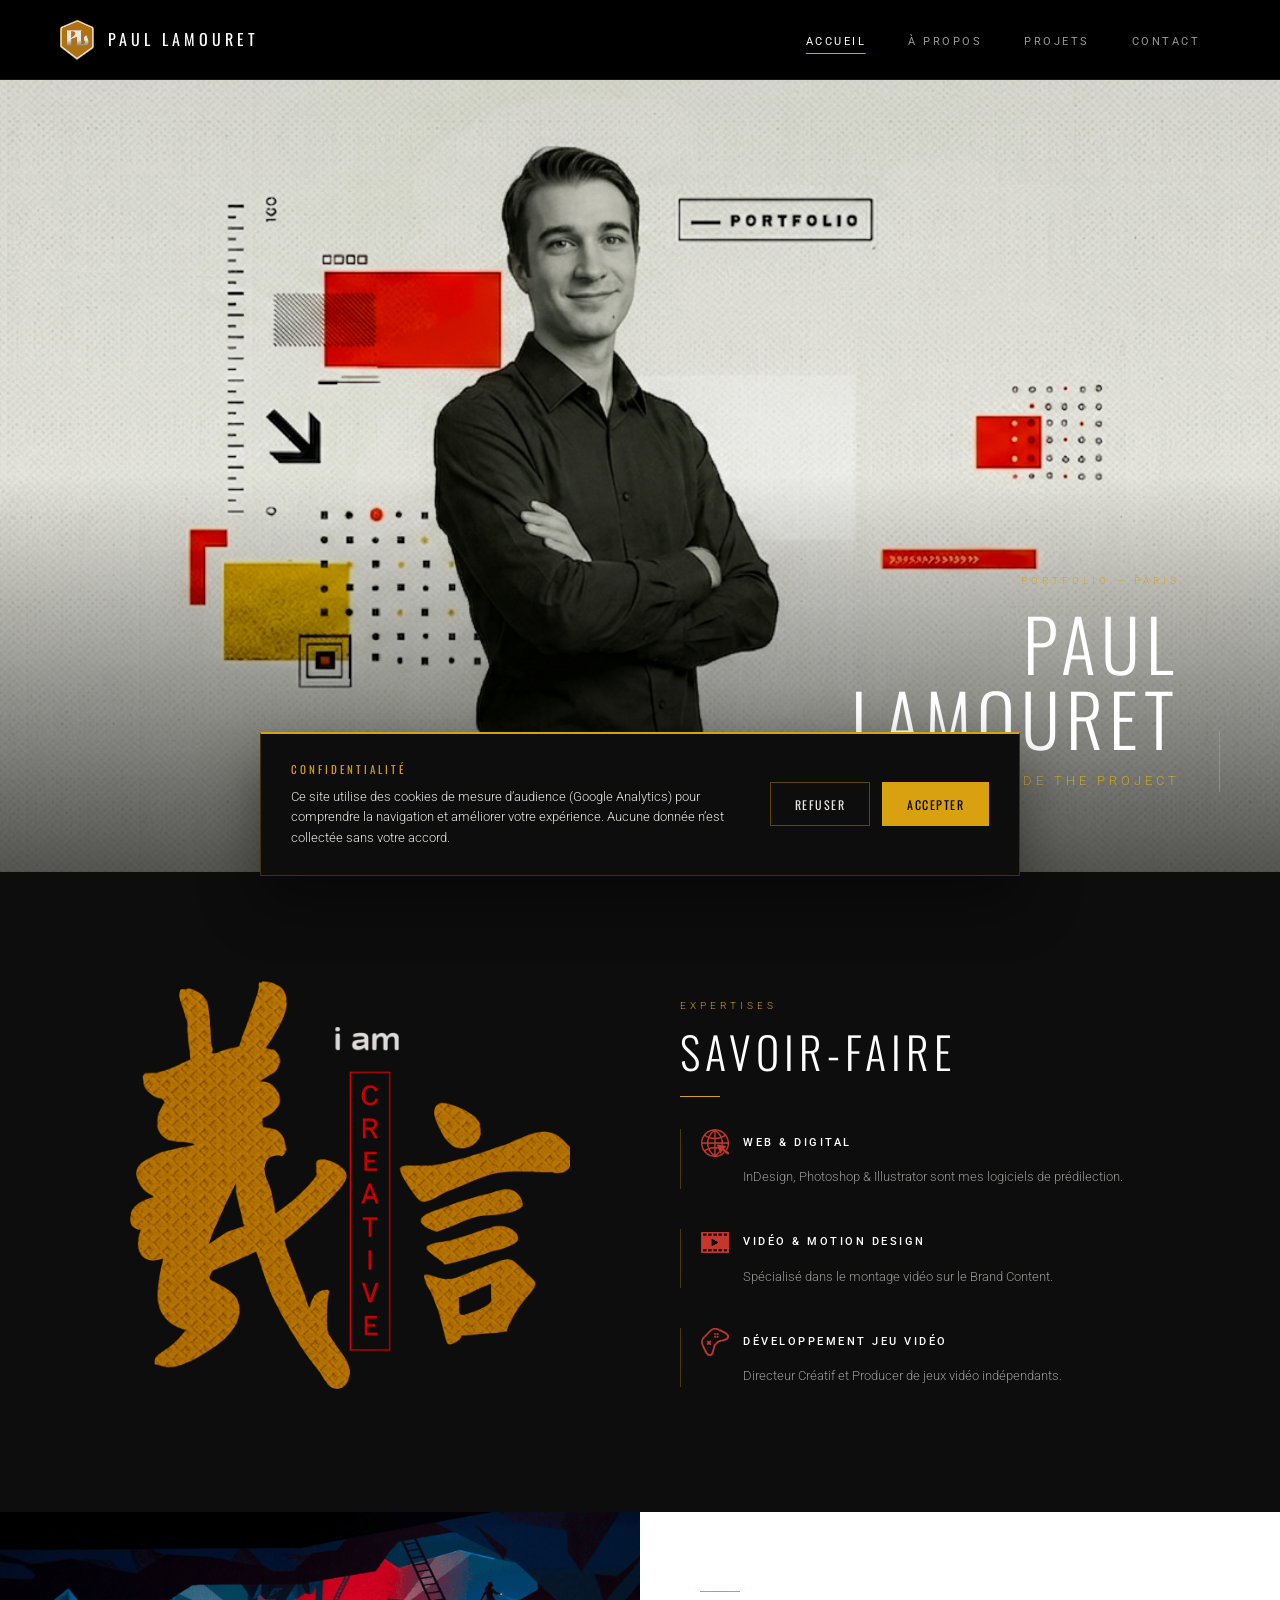
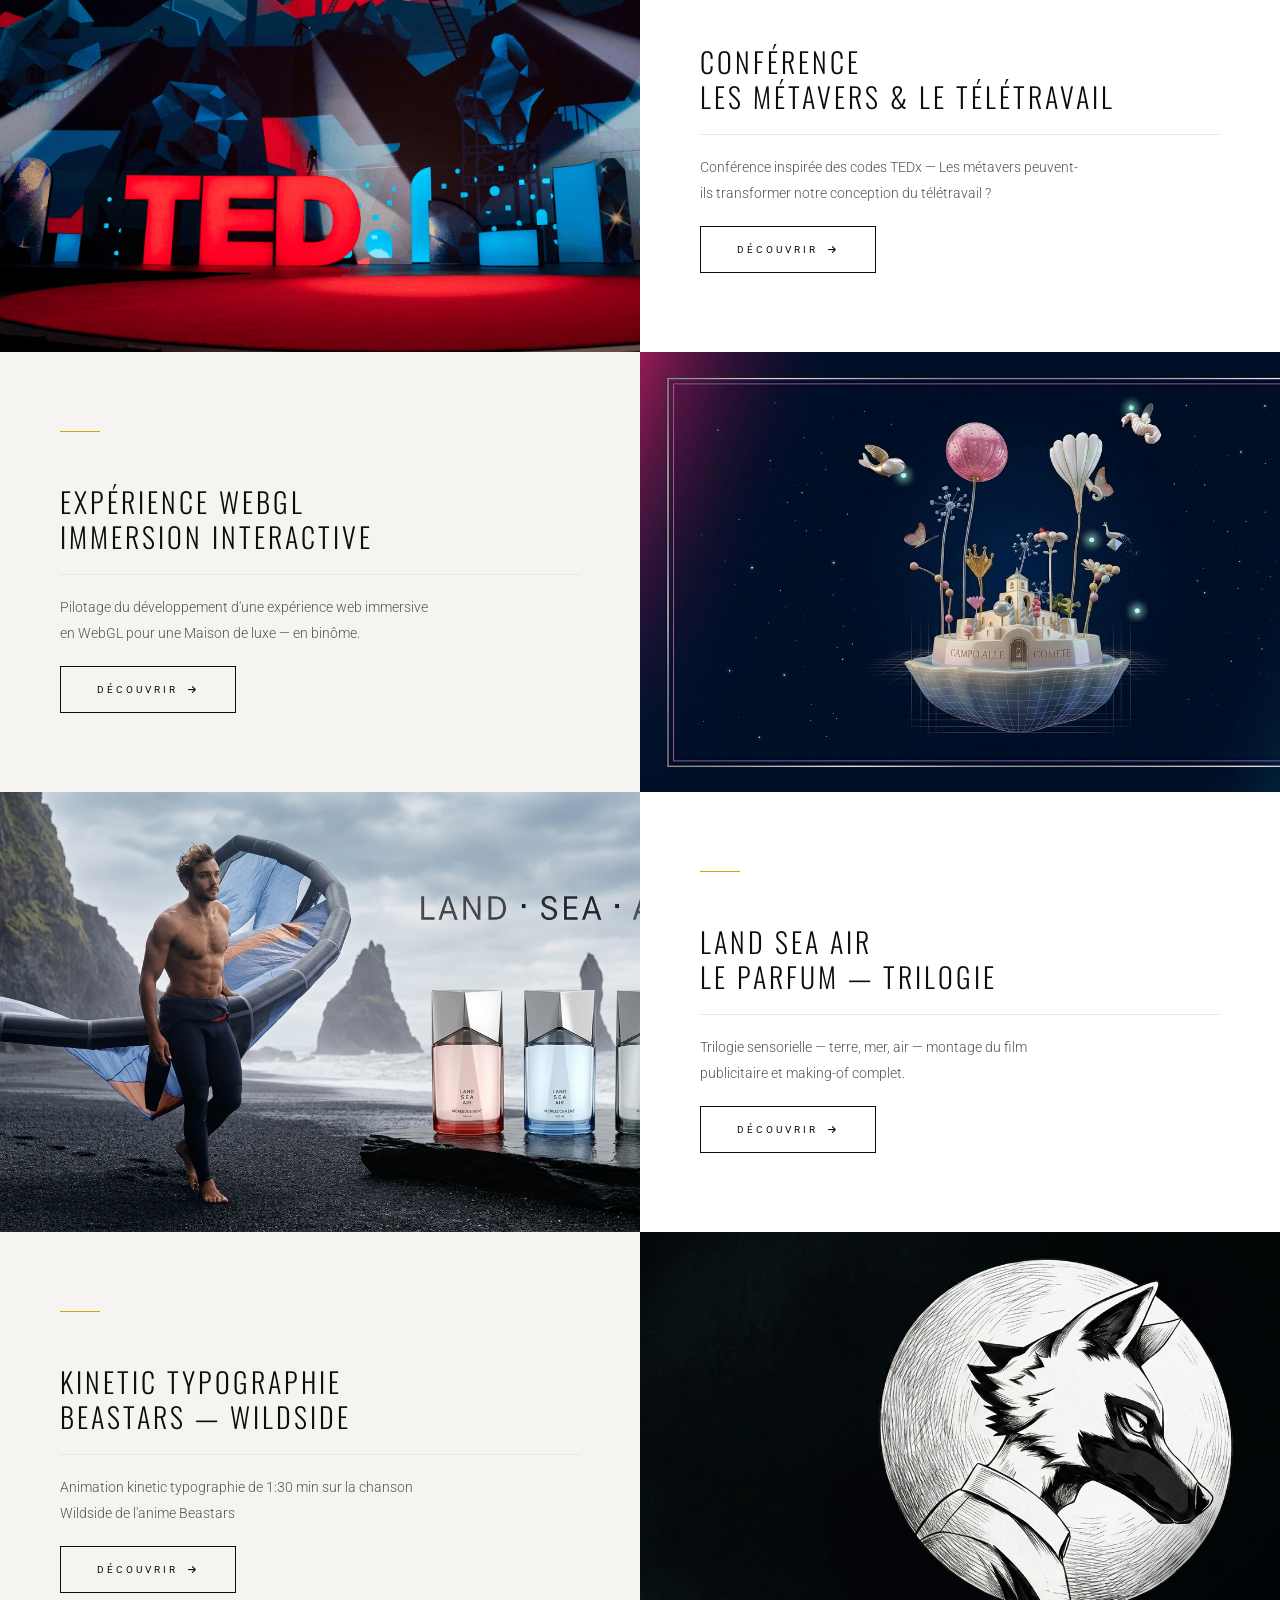
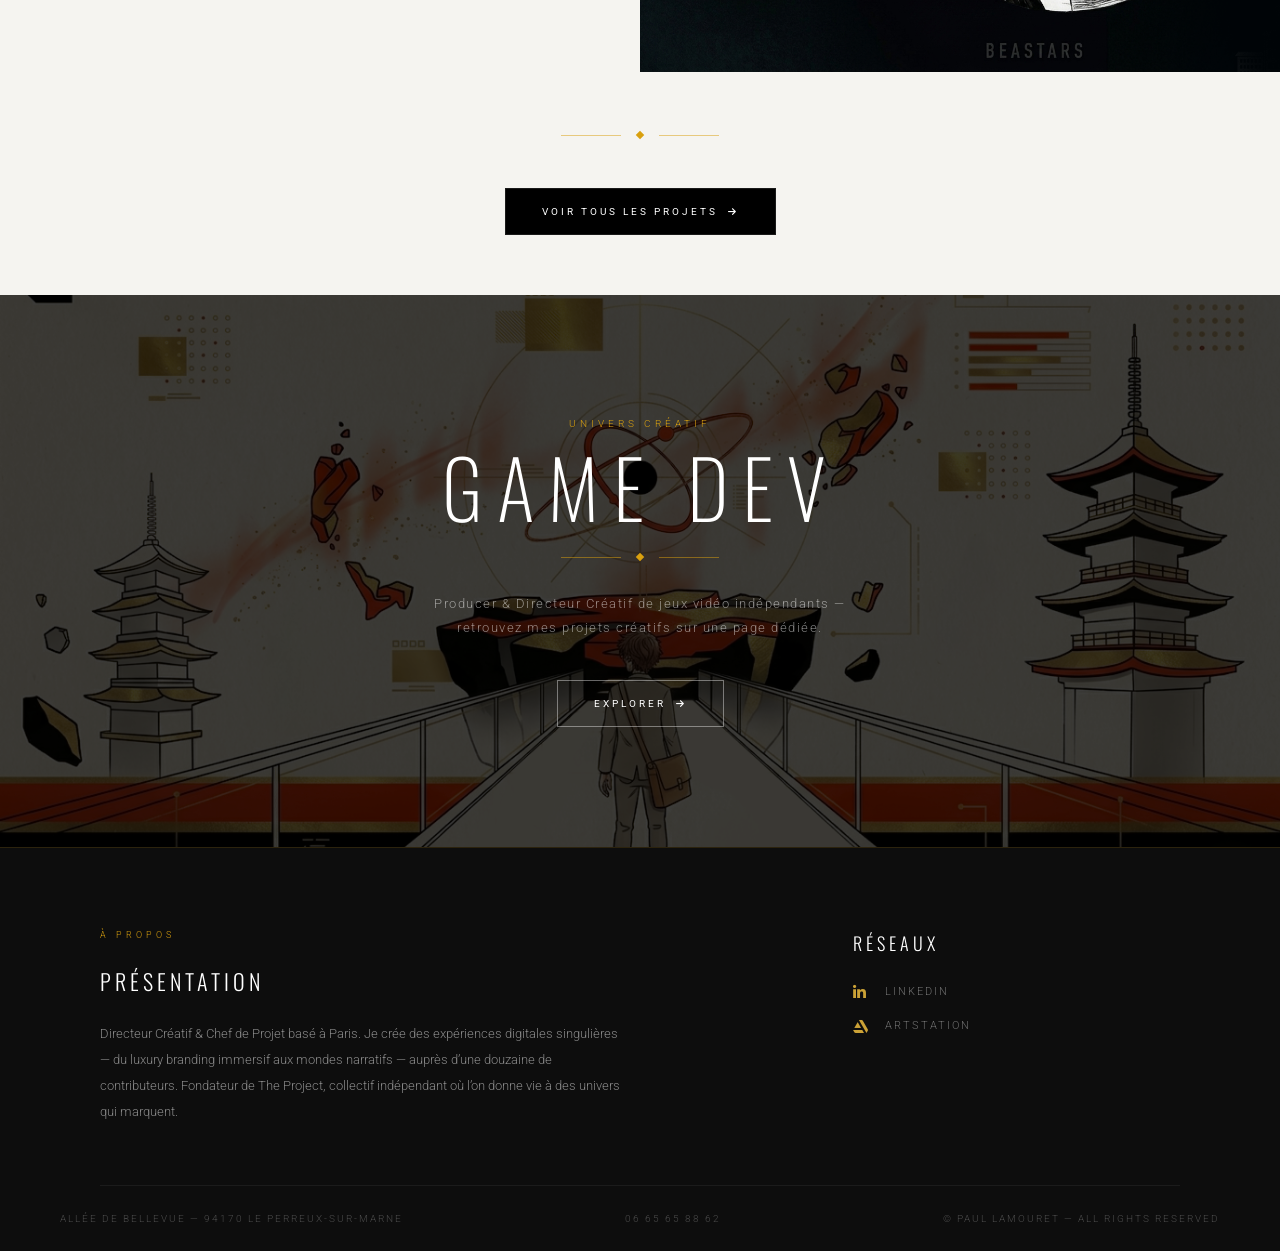
<file: index.html>
<!DOCTYPE html>
<html lang="fr">
<head>
  <meta charset="UTF-8">
  <meta name="viewport" content="width=device-width, initial-scale=1.0">
  <!-- Google Search Console — vérification propriété (préfixe d'URL) -->
  <meta name="google-site-verification" content="DliPP2LEyUqeZBXhXANVbD3arMAbq7dibIYgESWZFFg">
  <title>Paul Lamouret | Directeur Créatif & Chef de Projet — Paris</title>
  <meta name="description" content="Portfolio de Paul Lamouret, Directeur Créatif & Chef de Projet basé à Paris. Projets digitaux, luxury branding, motion design et jeux vidéo narratifs indépendants.">
  <link rel="canonical" href="https://www.paul-lamouret.fr/">
  <!-- Google tag (gtag.js) — Consent Mode v2 (RGPD / CNIL) -->
  <script async src="https://www.googletagmanager.com/gtag/js?id=G-K46004C3VR"></script>
  <script>
  window.dataLayer = window.dataLayer || [];
  function gtag(){dataLayer.push(arguments);}

  // Consentement REFUSÉ par défaut : aucun cookie de mesure d'audience avant accord explicite
  gtag('consent', 'default', {
    'ad_storage': 'denied',
    'ad_user_data': 'denied',
    'ad_personalization': 'denied',
    'analytics_storage': 'denied',
    'wait_for_update': 500
  });

  // Restaure un consentement déjà accordé lors d'une visite précédente
  try {
    if (localStorage.getItem('cookieConsent') === 'granted') {
      gtag('consent', 'update', { 'analytics_storage': 'granted' });
    }
  } catch (e) {}

  gtag('js', new Date());
  gtag('config', 'G-K46004C3VR', { 'anonymize_ip': true });
  </script>
  <!-- Open Graph -->
  <meta property="og:type"        content="website">
  <meta property="og:url"         content="https://www.paul-lamouret.fr/">
  <meta property="og:title"       content="Paul Lamouret | Directeur Créatif & Chef de Projet — Paris">
  <meta property="og:description" content="Portfolio de Paul Lamouret, Directeur Créatif & Chef de Projet basé à Paris. Projets digitaux, luxury branding, motion design et jeux vidéo narratifs indépendants.">
  <meta property="og:image"       content="https://www.paul-lamouret.fr/uploads/background-home-Paul-LAMOURET-sZfX.png">
  <!-- Twitter Card -->
  <meta name="twitter:card"        content="summary_large_image">
  <meta name="twitter:title"       content="Paul Lamouret | Directeur Créatif & Chef de Projet — Paris">
  <meta name="twitter:description" content="Portfolio de Paul Lamouret, Directeur Créatif & Chef de Projet basé à Paris.">
  <meta name="twitter:image"       content="https://www.paul-lamouret.fr/uploads/background-home-Paul-LAMOURET-sZfX.png">
  <link rel="icon" type="image/png" href="./uploads/Logo-final-e41I.png">
  <link rel="preconnect" href="https://fonts.googleapis.com">
  <link rel="preconnect" href="https://fonts.gstatic.com" crossorigin>
  <link href="https://fonts.googleapis.com/css2?family=Oswald:wght@200;300;400;600&family=Roboto:wght@100;300;400;500&display=swap" rel="stylesheet">
  <link rel="stylesheet" href="https://cdnjs.cloudflare.com/ajax/libs/font-awesome/6.5.0/css/all.min.css" integrity="sha384-/o6I2CkkWC//PSjvWC/eYN7l3xM3tJm8ZzVkCOfp//W05QcE3mlGskpoHB6XqI+B" crossorigin="anonymous">
  <link rel="stylesheet" href="./css/style.css?v=1.0">
  <!-- Schema.org — Graphe principal (WebSite + Person + Organization) -->
  <script type="application/ld+json">
  {
    "@context": "https://schema.org",
    "@graph": [
      {
        "@type": "WebSite",
        "@id": "https://www.paul-lamouret.fr/#website",
        "url": "https://www.paul-lamouret.fr/",
        "name": "Paul Lamouret — Portfolio",
        "description": "Portfolio de Paul Lamouret, Directeur Créatif & Chef de Projet basé à Paris.",
        "inLanguage": "fr-FR",
        "publisher": { "@id": "https://www.paul-lamouret.fr/#paul" }
      },
      {
        "@type": "Person",
        "@id": "https://www.paul-lamouret.fr/#paul",
        "name": "Paul Lamouret",
        "givenName": "Paul",
        "familyName": "Lamouret",
        "jobTitle": "Directeur Créatif & Chef de Projet",
        "url": "https://www.paul-lamouret.fr/",
        "image": "https://www.paul-lamouret.fr/uploads/2023-seAy.png",
        "description": "Directeur Créatif & Chef de Projet basé à Paris. Pilotage de projets digitaux, luxury branding, motion design et direction créative de jeux vidéo narratifs indépendants.",
        "sameAs": [
          "https://fr.linkedin.com/in/paul-lamouret-89ba94174",
          "https://www.artstation.com/kenji-ashirogy"
        ],
        "knowsAbout": [
          "Direction créative",
          "Gestion de projet digital",
          "Motion Design",
          "UX/UI Design",
          "Unreal Engine 5",
          "WebGL",
          "Game Design",
          "Luxury Branding",
          "Production audiovisuelle"
        ],
        "alumniOf": [
          { "@type": "CollegeOrUniversity", "name": "ICAN Design" },
          { "@type": "CollegeOrUniversity", "name": "Digital Campus" }
        ],
        "worksFor": { "@id": "https://www.paul-lamouret.fr/#theproject" },
        "address": {
          "@type": "PostalAddress",
          "addressLocality": "Le Perreux-sur-Marne",
          "postalCode": "94170",
          "addressCountry": "FR"
        },
        "email": "mailto:loky.jason@gmail.com",
        "telephone": "+33665658862"
      },
      {
        "@type": "Organization",
        "@id": "https://www.paul-lamouret.fr/#theproject",
        "name": "The Project",
        "url": "https://www.asso-theproject.com/",
        "foundingDate": "2018",
        "founder": { "@id": "https://www.paul-lamouret.fr/#paul" },
        "description": "Association loi 1901 dédiée au développement de jeux vidéo narratifs indépendants."
      }
    ]
  }
  </script>
  <!-- Schema.org — FAQ (rich snippets & moteurs IA) -->
  <script type="application/ld+json">
  {
    "@context": "https://schema.org",
    "@type": "FAQPage",
    "mainEntity": [
      {
        "@type": "Question",
        "name": "Qui est Paul Lamouret ?",
        "acceptedAnswer": {
          "@type": "Answer",
          "text": "Paul Lamouret est Directeur Créatif & Chef de Projet basé à Paris. Il pilote des projets digitaux complexes — productions immersives 3D temps réel sous Unreal Engine pour des Maisons de luxe — et dirige la création de jeux vidéo narratifs indépendants au sein de l'association The Project."
        }
      },
      {
        "@type": "Question",
        "name": "Quelles sont les expertises de Paul Lamouret ?",
        "acceptedAnswer": {
          "@type": "Answer",
          "text": "Direction créative et leadership de production, UX/UI et Motion Design, luxury branding (horlogerie, beauté, WebGL immersif), storytelling et production audiovisuelle, ainsi que le game development sous Unreal Engine 5."
        }
      },
      {
        "@type": "Question",
        "name": "Qu'est-ce que The Project ?",
        "acceptedAnswer": {
          "@type": "Answer",
          "text": "The Project est une association loi 1901 fondée par Paul Lamouret en 2018, dédiée au développement de jeux vidéo narratifs indépendants. Paul y assure la direction créative, le game design et la production, en coordonnant une équipe d'une douzaine de contributeurs bénévoles."
        }
      },
      {
        "@type": "Question",
        "name": "Quelle est la formation de Paul Lamouret ?",
        "acceptedAnswer": {
          "@type": "Answer",
          "text": "Paul est titulaire d'un Mastère Chef de Projet Numérique RNCP Niveau 7 (ICAN Design) et d'un Bachelor Chef de Projet Web RNCP Niveau 6 (Digital Campus)."
        }
      },
      {
        "@type": "Question",
        "name": "Comment contacter Paul Lamouret ?",
        "acceptedAnswer": {
          "@type": "Answer",
          "text": "Vous pouvez contacter Paul Lamouret par e-mail à loky.jason@gmail.com ou via son profil LinkedIn. Il est basé en région parisienne (Le Perreux-sur-Marne, 94)."
        }
      }
    ]
  }
  </script>
</head>
<body>
  <script src="./js/load-navbar.js?v=1.0"></script>

  <!-- ========== HERO ========== -->
  <section class="hero fade-in" data-parallax style="background-image: url('./uploads/Home_hero.png');">
    <div class="hero-content">
      <span class="hero-label">Portfolio — Paris</span>
      <h1 class="hero-title fade-in">Paul<br>Lamouret</h1>
      <p class="hero-subtitle fade-in">Fondateur de The Project</p>
    </div>
  </section>

  <!-- ========== SERVICES ========== -->
  <section class="section section-dark">
    <div class="container">
      <div class="services-grid">

        <div>
          <img src="./uploads/Creative-6zF8.png" alt="Créatif" class="services-image">
        </div>

        <div>
          <span class="section-eyebrow fade-in">Expertises</span>
          <h2 class="section-title light fade-in">Savoir-faire</h2>
          <div class="gold-line"></div>
          <div class="service-list">

            <div class="service-item fade-in">
              <div class="service-item-header">
                <img src="./uploads/Web-7pFN.png" alt="">
                <span class="service-item-title">Web &amp; Digital</span>
              </div>
              <p>InDesign, Photoshop &amp; Illustrator sont mes logiciels de prédilection.</p>
            </div>

            <div class="service-item fade-in">
              <div class="service-item-header">
                <img src="./uploads/Video-pbIC.png" alt="">
                <span class="service-item-title">Vidéo &amp; Motion Design</span>
              </div>
              <p>Spécialisé dans le montage vidéo sur le Brand Content.</p>
            </div>

            <div class="service-item fade-in">
              <div class="service-item-header">
                <img src="./uploads/Game-I3lt.png" alt="">
                <span class="service-item-title">Développement Jeu Vidéo</span>
              </div>
              <p>Directeur Créatif et Producer de jeux vidéo indépendants.</p>
            </div>

          </div>
        </div>

      </div>
    </div>
  </section>

  <!-- ========== PROJETS FEATURED (générés dynamiquement) ========== -->
  <div id="featured-projects"></div>

  <!-- CTA Voir tous les projets -->
  <section class="section-sm" style="background:var(--off-white);">
    <div class="container text-center">
      <div class="ornament" style="margin-bottom:50px;">
        <div class="ornament-diamond"></div>
      </div>
      <a href="projects.html" class="btn btn-dark">
        <span>Voir tous les projets</span>
        <i class="fas fa-arrow-right" style="font-size:9px;"></i>
      </a>
    </div>
  </section>

  <!-- ========== GAME DEV CTA ========== -->
  <section class="gamedev-cta" style="background-image: url('./uploads/Banniere_GameDev.png');">
    <div class="gamedev-cta-content">
      <span class="section-eyebrow">Univers Créatif</span>
      <h2 class="gamedev-cta-title">Game Dev</h2>
      <div class="ornament" style="margin: 28px auto 32px;">
        <div class="ornament-diamond"></div>
      </div>
      <p class="gamedev-cta-text">Producer &amp; Directeur Créatif de jeux vidéo indépendants — retrouvez mes projets créatifs sur une page dédiée.</p>
      <a href="games.html" class="btn btn-outline-white">
        <span>Explorer</span>
        <i class="fas fa-arrow-right" style="font-size:9px;"></i>
      </a>
    </div>
  </section>


  <!-- Données projets (nécessaire pour la sélection dynamique) -->
  <script src="./js/projects-data.js?v=1.0"></script>
  <script src="./js/scroll-reveal.js?v=1.0"></script>
  <script src="./js/load-footer.js?v=1.0"></script>

  <script>
    // =====================================================
    // PROJETS FEATURED — CONFIGURATION
    // Pour changer les projets affichés, modifier uniquement
    // les "id" ci-dessous (doivent correspondre aux slugs de PROJECTS_DATA)
    // Le "label" est le sous-titre affiché sous le titre principal
    // =====================================================
    var FEATURED = [
      { id: 'conference-tedx',  label: 'Les Métavers & le Télétravail' },
      { id: 'experience-webgl', label: 'Immersion Interactive' },
      { id: 'land-sea-air',     label: 'Le Parfum — Trilogie' },
      { id: 'kinetic-beastars', label: 'Beastars — Wildside' }
    ];

    // ===== GÉNÉRATION DES SECTIONS =====
    var featuredRoot = document.getElementById('featured-projects');

    FEATURED.forEach(function(featured, i) {
      var project = PROJECTS_DATA.find(function(p) { return p.id === featured.id; });
      if (!project) return;

      var isReverse = (i % 2 === 1);
      var section   = document.createElement('section');
      section.className   = 'section';
      section.style.padding = '0';
      section.style.overflow = 'hidden';

      section.innerHTML =
        '<div class="project-row' + (isReverse ? ' reverse' : '') + '">' +
          '<div class="project-image project-image-link"' +
               ' style="background-image:url(\'' + project.heroImage + '\'); background-position:left center;"' +
               ' data-href="project-detail.html?id=' + project.id + '"' +
               ' role="link" tabindex="0"' +
               ' aria-label="Voir le projet ' + project.title + '">' +
          '</div>' +
          '<div class="project-info"' + (isReverse ? ' style="background:var(--off-white);"' : '') + '>' +
            '<div class="gold-line"></div>' +
            '<h2>' + project.title + '<br>' + featured.label + '</h2>' +
            '<div class="project-separator"></div>' +
            '<p>' + project.description + '</p>' +
            '<div>' +
              '<a href="project-detail.html?id=' + project.id + '" class="btn btn-outline">' +
                '<span>Découvrir</span>' +
                '<i class="fas fa-arrow-right" style="font-size:9px;"></i>' +
              '</a>' +
            '</div>' +
          '</div>' +
        '</div>';

      featuredRoot.appendChild(section);
    });

    // ===== CLIC SUR LES IMAGES → PAGE DÉTAIL =====
    document.querySelectorAll('.project-image-link').forEach(function(el) {
      el.addEventListener('click', function() {
        window.location.href = el.dataset.href;
      });
      el.addEventListener('keydown', function(e) {
        if (e.key === 'Enter' || e.key === ' ') window.location.href = el.dataset.href;
      });
    });
  </script>

</body>
</html>
</file>
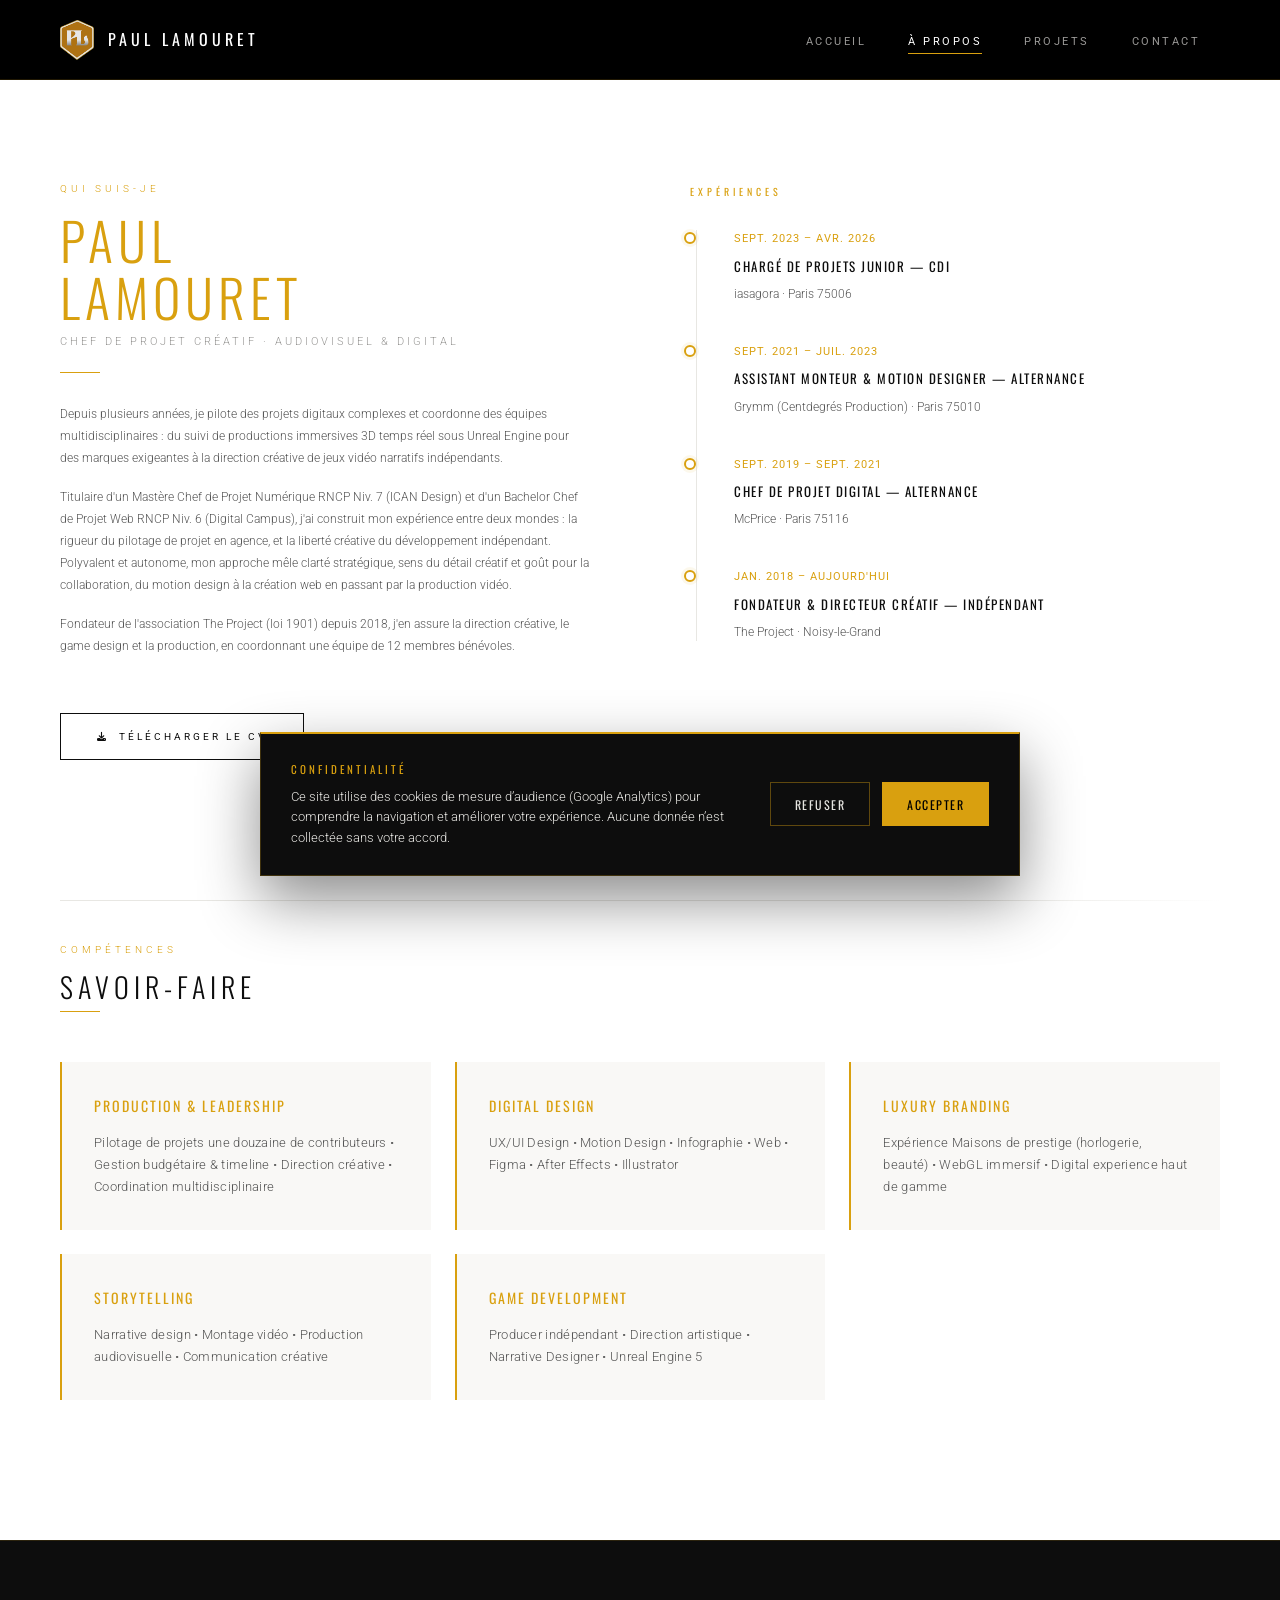
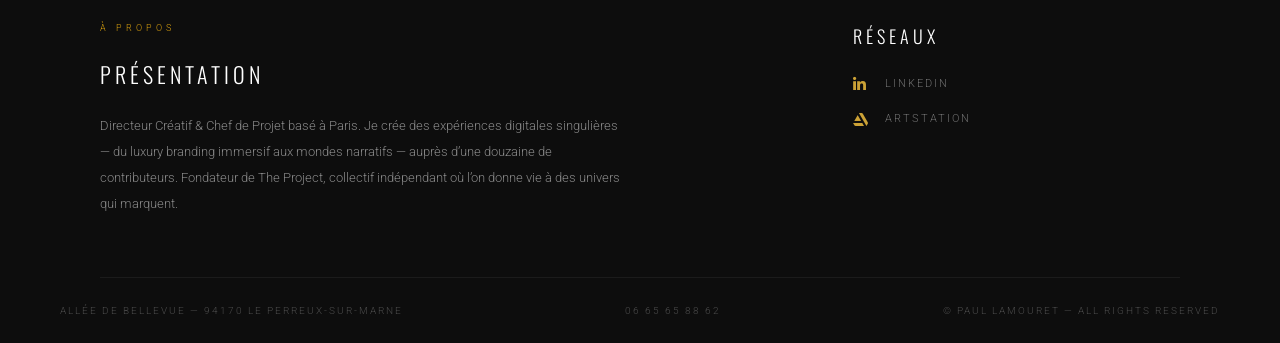
<file: about.html>
<!DOCTYPE html>
<html lang="fr">
<head>
  <meta charset="UTF-8">
  <meta name="viewport" content="width=device-width, initial-scale=1.0">
  <title>À propos — Paul Lamouret | Directeur Créatif & Chef de Projet</title>
  <meta name="description" content="Paul Lamouret, Directeur Créatif & Chef de Projet basé à Paris. Mastère Chef de Projet Numérique RNCP Niv. 7 (ICAN Design). Pilotage de projets digitaux, luxury branding et game development.">
  <link rel="canonical" href="https://www.paul-lamouret.fr/about.html">
  <!-- Google tag (gtag.js) — Consent Mode v2 (RGPD / CNIL) -->
  <script async src="https://www.googletagmanager.com/gtag/js?id=G-K46004C3VR"></script>
  <script>
  window.dataLayer = window.dataLayer || [];
  function gtag(){dataLayer.push(arguments);}

  // Consentement REFUSÉ par défaut : aucun cookie de mesure d'audience avant accord explicite
  gtag('consent', 'default', {
    'ad_storage': 'denied',
    'ad_user_data': 'denied',
    'ad_personalization': 'denied',
    'analytics_storage': 'denied',
    'wait_for_update': 500
  });

  // Restaure un consentement déjà accordé lors d'une visite précédente
  try {
    if (localStorage.getItem('cookieConsent') === 'granted') {
      gtag('consent', 'update', { 'analytics_storage': 'granted' });
    }
  } catch (e) {}

  gtag('js', new Date());
  gtag('config', 'G-K46004C3VR', { 'anonymize_ip': true });
  </script>
  <!-- Open Graph -->
  <meta property="og:type"        content="profile">
  <meta property="og:url"         content="https://www.paul-lamouret.fr/about.html">
  <meta property="og:title"       content="À propos — Paul Lamouret | Directeur Créatif & Chef de Projet">
  <meta property="og:description" content="Paul Lamouret, Directeur Créatif & Chef de Projet basé à Paris. Mastère Chef de Projet Numérique RNCP Niv. 7. Pilotage de projets digitaux, luxury branding et game development.">
  <meta property="og:image"       content="https://www.paul-lamouret.fr/uploads/2023-seAy.png">
  <!-- Twitter Card -->
  <meta name="twitter:card"        content="summary_large_image">
  <meta name="twitter:title"       content="À propos — Paul Lamouret | Directeur Créatif & Chef de Projet">
  <meta name="twitter:description" content="Paul Lamouret, Directeur Créatif & Chef de Projet basé à Paris.">
  <meta name="twitter:image"       content="https://www.paul-lamouret.fr/uploads/2023-seAy.png">
  <link rel="icon" type="image/png" href="./uploads/Logo-final-e41I.png">
  <link rel="preconnect" href="https://fonts.googleapis.com">
  <link rel="preconnect" href="https://fonts.gstatic.com" crossorigin>
  <link href="https://fonts.googleapis.com/css2?family=Oswald:wght@200;300;400;600&family=Roboto:wght@100;300;400;500&display=swap" rel="stylesheet">
  <link rel="stylesheet" href="https://cdnjs.cloudflare.com/ajax/libs/font-awesome/6.5.0/css/all.min.css" integrity="sha384-/o6I2CkkWC//PSjvWC/eYN7l3xM3tJm8ZzVkCOfp//W05QcE3mlGskpoHB6XqI+B" crossorigin="anonymous">
  <link rel="stylesheet" href="./css/style.css?v=1.0">
  <!-- Schema.org — ProfilePage (Qui suis-je) -->
  <script type="application/ld+json">
  {
    "@context": "https://schema.org",
    "@type": "ProfilePage",
    "@id": "https://www.paul-lamouret.fr/about.html",
    "url": "https://www.paul-lamouret.fr/about.html",
    "inLanguage": "fr-FR",
    "name": "À propos — Paul Lamouret",
    "mainEntity": {
      "@type": "Person",
      "@id": "https://www.paul-lamouret.fr/#paul",
      "name": "Paul Lamouret",
      "givenName": "Paul",
      "familyName": "Lamouret",
      "jobTitle": "Directeur Créatif & Chef de Projet",
      "url": "https://www.paul-lamouret.fr/",
      "image": "https://www.paul-lamouret.fr/uploads/2023-seAy.png",
      "description": "Chef de Projet Créatif spécialisé en audiovisuel et digital. Pilotage de projets immersifs 3D temps réel sous Unreal Engine pour des Maisons de luxe et direction créative de jeux vidéo narratifs indépendants.",
      "sameAs": [
        "https://fr.linkedin.com/in/paul-lamouret-89ba94174",
        "https://www.artstation.com/kenji-ashirogy"
      ],
      "knowsAbout": [
        "Direction créative",
        "Gestion de projet digital",
        "Motion Design",
        "UX/UI Design",
        "Unreal Engine 5",
        "WebGL",
        "Game Design",
        "Luxury Branding",
        "Production audiovisuelle",
        "Narrative Design"
      ],
      "alumniOf": [
        { "@type": "CollegeOrUniversity", "name": "ICAN Design" },
        { "@type": "CollegeOrUniversity", "name": "Digital Campus" }
      ],
      "hasCredential": [
        {
          "@type": "EducationalOccupationalCredential",
          "credentialCategory": "Mastère",
          "name": "Mastère Chef de Projet Numérique — RNCP Niveau 7",
          "recognizedBy": { "@type": "CollegeOrUniversity", "name": "ICAN Design" }
        },
        {
          "@type": "EducationalOccupationalCredential",
          "credentialCategory": "Bachelor",
          "name": "Bachelor Chef de Projet Web — RNCP Niveau 6",
          "recognizedBy": { "@type": "CollegeOrUniversity", "name": "Digital Campus" }
        }
      ],
      "worksFor": {
        "@type": "Organization",
        "@id": "https://www.paul-lamouret.fr/#theproject",
        "name": "The Project",
        "url": "https://www.asso-theproject.com/"
      },
      "address": {
        "@type": "PostalAddress",
        "addressLocality": "Le Perreux-sur-Marne",
        "postalCode": "94170",
        "addressCountry": "FR"
      },
      "email": "mailto:loky.jason@gmail.com",
      "telephone": "+33665658862"
    }
  }
  </script>
  <!-- Schema.org — Fil d'Ariane -->
  <script type="application/ld+json">
  {
    "@context": "https://schema.org",
    "@type": "BreadcrumbList",
    "itemListElement": [
      { "@type": "ListItem", "position": 1, "name": "Accueil", "item": "https://www.paul-lamouret.fr/" },
      { "@type": "ListItem", "position": 2, "name": "À propos", "item": "https://www.paul-lamouret.fr/about.html" }
    ]
  }
  </script>
</head>
<body>
  <script src="./js/load-navbar.js?v=1.0"></script>

  <!-- ========== ABOUT — LAYOUT 50/50 ========== -->
  <div class="about-wrapper" data-parallax>

    <!-- Section Intro : Layout 50/50 -->
    <div class="about-intro-grid">

      <!-- Colonne gauche : Qui suis-je -->
      <div class="about-intro-left">
        <span class="section-eyebrow fade-in">Qui suis-je</span>
        <h1 class="fade-in">Paul<br>Lamouret</h1>
        <h3 class="fade-in">Chef de Projet Créatif · Audiovisuel & Digital</h3>
        <div class="gold-line"></div>

        <p class="fade-in">
          Depuis plusieurs années, je pilote des projets digitaux complexes et coordonne des équipes
          multidisciplinaires : du suivi de productions immersives 3D temps réel sous Unreal Engine
          pour des marques exigeantes à la direction créative de jeux vidéo narratifs indépendants.
        </p>
        <p class="fade-in">
          Titulaire d'un Mastère Chef de Projet Numérique RNCP Niv. 7 (ICAN Design) et d'un
          Bachelor Chef de Projet Web RNCP Niv. 6 (Digital Campus), j'ai construit mon expérience
          entre deux mondes : la rigueur du pilotage de projet en agence, et la liberté créative du
          développement indépendant. Polyvalent et autonome, mon approche mêle clarté stratégique,
          sens du détail créatif et goût pour la collaboration, du motion design à la création web
          en passant par la production vidéo.
        </p>
        <p class="fade-in">
          Fondateur de l'association The Project (loi 1901) depuis 2018, j'en assure la direction
          créative, le game design et la production, en coordonnant une équipe
          de 12 membres bénévoles.
        </p>
        <a href="./uploads/files/CV_Paul_LAMOURET_2026.pdf"
           target="_blank"
           rel="noopener noreferrer"
           class="btn btn-outline fade-in" style="width:fit-content;">
          <i class="fas fa-download" style="font-size:9px;"></i>
          <span>Télécharger le CV</span>
        </a>
      </div>

      <!-- Colonne droite : Timeline professionnelle -->
      <div class="about-timeline-pro">
        <h3 class="timeline-title">Expériences</h3>
        <div class="timeline-track-vertical">
          <div class="timeline-item-pro fade-in">
            <span class="timeline-period">Sept. 2023 – Avr. 2026</span>
            <h4>Chargé de Projets Junior — CDI</h4>
            <p class="timeline-company">iasagora · Paris 75006</p>
          </div>
          <div class="timeline-item-pro fade-in">
            <span class="timeline-period">Sept. 2021 – Juil. 2023</span>
            <h4>Assistant Monteur &amp; Motion Designer — Alternance</h4>
            <p class="timeline-company">Grymm (Centdegrés Production) · Paris 75010</p>
          </div>
          <div class="timeline-item-pro fade-in">
            <span class="timeline-period">Sept. 2019 – Sept. 2021</span>
            <h4>Chef de Projet Digital — Alternance</h4>
            <p class="timeline-company">McPrice · Paris 75116</p>
          </div>
          <div class="timeline-item-pro fade-in">
            <span class="timeline-period">Jan. 2018 – Aujourd'hui</span>
            <h4>Fondateur &amp; Directeur Créatif — Indépendant</h4>
            <p class="timeline-company">The Project · Noisy-le-Grand</p>
          </div>
        </div>
      </div>

    </div>

    <!-- Séparateur -->
    <div class="about-separator"></div>

    <!-- Section Expertise : Cards en Masonry -->
    <div class="about-expertise">
      <span class="section-eyebrow fade-in">Compétences</span>
      <h2 class="section-title fade-in">Savoir-faire</h2>
      <div class="gold-line"></div>

      <div class="expertise-list">
        <div class="expertise-block fade-in">
          <h4>Production &amp; Leadership</h4>
          <p>Pilotage de projets une douzaine de contributeurs • Gestion budgétaire &amp; timeline • Direction créative • Coordination multidisciplinaire</p>
        </div>

        <div class="expertise-block fade-in">
          <h4>Digital Design</h4>
          <p>UX/UI Design • Motion Design • Infographie • Web • Figma • After Effects • Illustrator</p>
        </div>

        <div class="expertise-block fade-in">
          <h4>Luxury Branding</h4>
          <p>Expérience Maisons de prestige (horlogerie, beauté) • WebGL immersif • Digital experience haut de gamme</p>
        </div>

        <div class="expertise-block fade-in">
          <h4>Storytelling</h4>
          <p>Narrative design • Montage vidéo • Production audiovisuelle • Communication créative</p>
        </div>

        <div class="expertise-block fade-in">
          <h4>Game Development</h4>
          <p>Producer indépendant • Direction artistique • Narrative Designer • Unreal Engine 5</p>
        </div>
      </div>
    </div>

  </div>


  <script src="./js/scroll-reveal.js?v=1.0"></script>
  <script src="./js/load-footer.js?v=1.0"></script>

</body>
</html>
</file>
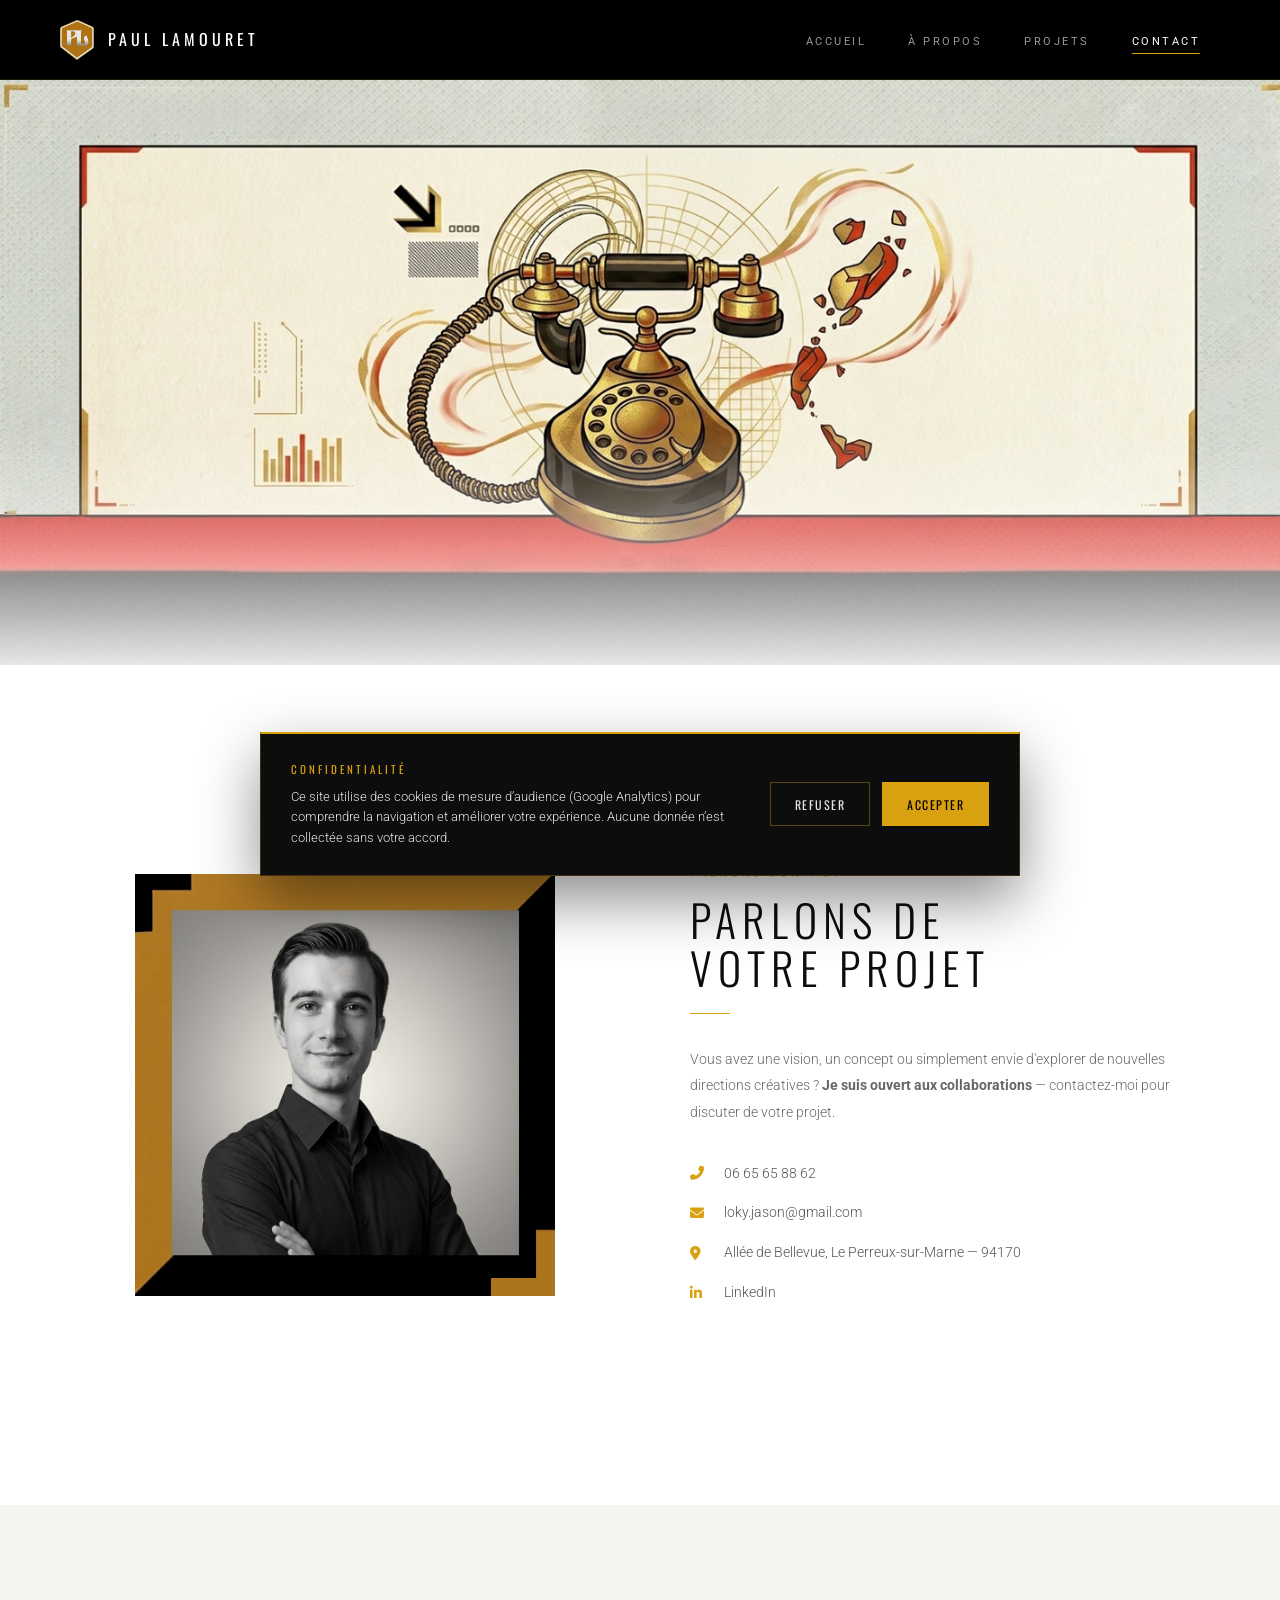
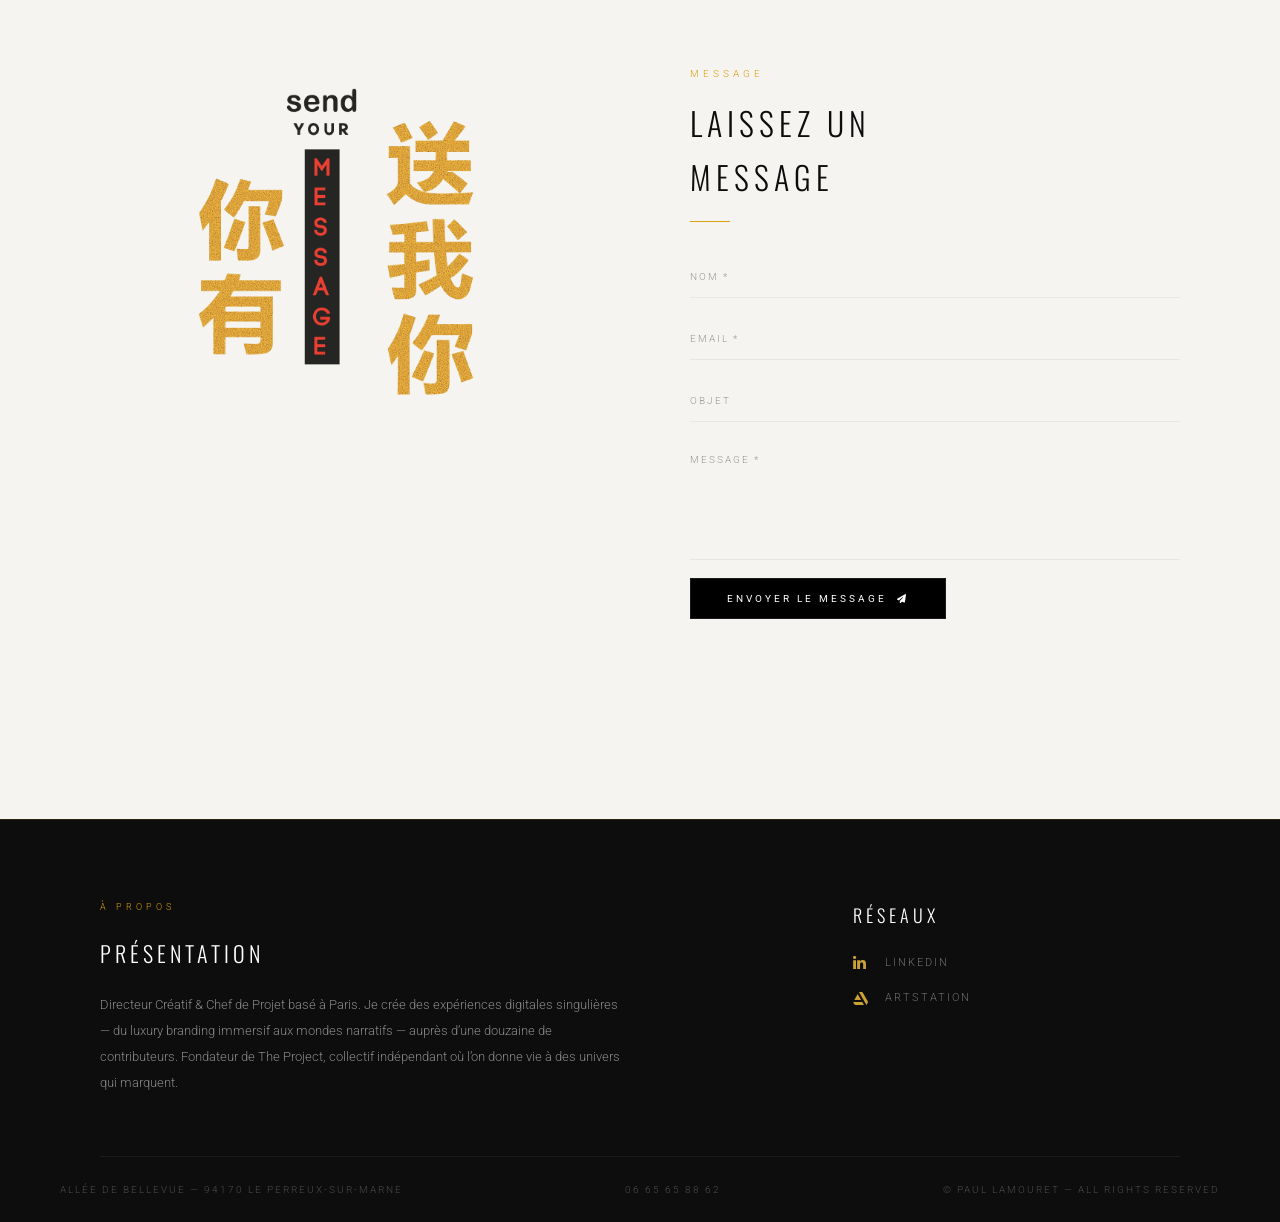
<file: contact.html>
<!DOCTYPE html>
<html lang="fr">
<head>
  <meta charset="UTF-8">
  <meta name="viewport" content="width=device-width, initial-scale=1.0">
  <title>Contact — Paul Lamouret | Directeur Créatif & Chef de Projet</title>
  <meta name="description" content="Contactez Paul Lamouret, Directeur Créatif & Chef de Projet basé à Paris. Ouvert aux collaborations en design, production digitale et développement créatif.">
  <link rel="canonical" href="https://www.paul-lamouret.fr/contact.html">
  <!-- Google tag (gtag.js) — Consent Mode v2 (RGPD / CNIL) -->
  <script async src="https://www.googletagmanager.com/gtag/js?id=G-K46004C3VR"></script>
  <script>
  window.dataLayer = window.dataLayer || [];
  function gtag(){dataLayer.push(arguments);}

  // Consentement REFUSÉ par défaut : aucun cookie de mesure d'audience avant accord explicite
  gtag('consent', 'default', {
    'ad_storage': 'denied',
    'ad_user_data': 'denied',
    'ad_personalization': 'denied',
    'analytics_storage': 'denied',
    'wait_for_update': 500
  });

  // Restaure un consentement déjà accordé lors d'une visite précédente
  try {
    if (localStorage.getItem('cookieConsent') === 'granted') {
      gtag('consent', 'update', { 'analytics_storage': 'granted' });
    }
  } catch (e) {}

  gtag('js', new Date());
  gtag('config', 'G-K46004C3VR', { 'anonymize_ip': true });
  </script>
  <!-- Open Graph -->
  <meta property="og:type"        content="website">
  <meta property="og:url"         content="https://www.paul-lamouret.fr/contact.html">
  <meta property="og:title"       content="Contact — Paul Lamouret | Directeur Créatif & Chef de Projet">
  <meta property="og:description" content="Contactez Paul Lamouret, Directeur Créatif & Chef de Projet basé à Paris. Ouvert aux collaborations.">
  <meta property="og:image"       content="https://www.paul-lamouret.fr/uploads/Logo-final-e41I.png">
  <!-- Twitter Card -->
  <meta name="twitter:card"        content="summary">
  <meta name="twitter:title"       content="Contact — Paul Lamouret | Directeur Créatif & Chef de Projet">
  <meta name="twitter:description" content="Contactez Paul Lamouret, Directeur Créatif & Chef de Projet basé à Paris.">
  <link rel="icon" type="image/png" href="./uploads/Logo-final-e41I.png">
  <link rel="preconnect" href="https://fonts.googleapis.com">
  <link rel="preconnect" href="https://fonts.gstatic.com" crossorigin>
  <link href="https://fonts.googleapis.com/css2?family=Oswald:wght@200;300;400;600&family=Roboto:wght@100;300;400;500&display=swap" rel="stylesheet">
  <link rel="stylesheet" href="https://cdnjs.cloudflare.com/ajax/libs/font-awesome/6.5.0/css/all.min.css" integrity="sha384-/o6I2CkkWC//PSjvWC/eYN7l3xM3tJm8ZzVkCOfp//W05QcE3mlGskpoHB6XqI+B" crossorigin="anonymous">
  <link rel="stylesheet" href="./css/style.css?v=1.0">
</head>
<body>
  <script src="./js/load-navbar.js?v=1.0"></script>

  <!-- ========== HERO CONTACT ========== -->
  <div class="contact-hero" data-parallax
       style="background-image: url('./uploads/BannièreContact.png');">
  </div>

  <!-- ========== INTRO CONTACT ========== -->
  <section class="section">
    <div class="container">
      <div class="contact-main-grid">

        <div style="display:flex; align-items:center; justify-content:center;">
          <img src="./uploads/photo-contact-paul-Lamouret-1xYf.png"
               alt="Paul Lamouret" class="contact-photo">
        </div>

        <div class="contact-intro">
          <span class="section-eyebrow fade-in">Prenons contact</span>
          <h1 class="fade-in">Parlons de<br>votre projet</h1>
          <div class="gold-line" style="margin-top:20px;"></div>
          <p style="font-size:14px; font-weight:300; color:#666; line-height:1.9; margin-bottom:0;">
            Vous avez une vision, un concept ou simplement envie d'explorer de nouvelles directions créatives ? <strong>Je suis ouvert aux collaborations</strong> — contactez-moi pour discuter de votre projet.
          </p>

          <div class="contact-links">
            <a href="tel:0665658862" class="contact-link-item">
              <i class="fas fa-phone-alt"></i>
              <span>06 65 65 88 62</span>
            </a>
            <a href="mailto:loky.jason@gmail.com" class="contact-link-item">
              <i class="fas fa-envelope"></i>
              <span>loky.jason@gmail.com</span>
            </a>
            <span class="contact-link-item">
              <i class="fas fa-map-marker-alt"></i>
              <span>Allée de Bellevue, Le Perreux-sur-Marne — 94170</span>
            </span>
            <a href="https://fr.linkedin.com/in/paul-lamouret-89ba94174"
               target="_blank" rel="noopener noreferrer" class="contact-link-item">
              <i class="fab fa-linkedin-in"></i>
              <span>LinkedIn</span>
            </a>
          </div>
        </div>

      </div>
    </div>
  </section>

  <!-- ========== FORMULAIRE ========== -->
  <section class="section section-cream">
    <div class="container">
      <div class="contact-form-section">

        <div style="display:flex; align-items:center; justify-content:center;">
          <img src="./uploads/Send-Message-2ujB.png"
               alt="Envoyer un message" class="form-image">
        </div>

        <div class="contact-form-col">
          <span class="section-eyebrow fade-in">Message</span>
          <h2 class="fade-in">Laissez un<br>message</h2>
          <div class="gold-line" style="margin-top:16px;"></div>

          <form id="contact-form"
                action="https://formspree.io/f/xaqajagl"
                method="POST">

            <div class="form-group">
              <input type="text" name="Nom" placeholder="Nom *" required autocomplete="name">
              <span class="form-error"></span>
            </div>
            <div class="form-group">
              <input type="email" name="Email" placeholder="Email *" required autocomplete="email">
              <span class="form-error"></span>
            </div>
            <div class="form-group">
              <input type="text" name="Objet" placeholder="Objet" autocomplete="off">
            </div>
            <div class="form-group">
              <textarea name="Message" placeholder="Message *" required autocomplete="off"></textarea>
              <span class="form-error"></span>
            </div>

            <div style="margin-top:10px;">
              <button type="submit" class="btn btn-dark" id="form-submit-btn">
                <span id="form-btn-text">Envoyer le message</span>
                <i class="fas fa-paper-plane" id="form-btn-icon" style="font-size:9px;"></i>
                <span id="form-spinner" class="spinner" style="display:none;"></span>
              </button>
            </div>

            <p id="form-status"
               style="display:none; margin-top:20px; font-size:11px;
                      letter-spacing:2px; text-transform:uppercase;">
            </p>
          </form>
        </div>

      </div>
    </div>
  </section>


  <script>
    (function(){
      var form = document.getElementById('contact-form');
      var status = document.getElementById('form-status');
      var btn = document.getElementById('form-submit-btn');
      var btnText = document.getElementById('form-btn-text');
      var btnIcon = document.getElementById('form-btn-icon');
      var spinner = document.getElementById('form-spinner');
      var fields = {
        Nom:     form.querySelector('input[name="Nom"]'),
        Email:   form.querySelector('input[name="Email"]'),
        Message: form.querySelector('textarea[name="Message"]')
      };

      function showError(input, msg) {
        var group = input.closest('.form-group');
        if (!group) return;
        var errEl = group.querySelector('.form-error');
        group.classList.add('has-error');
        if (errEl) {
          errEl.textContent = msg;
          errEl.classList.add('visible');
        }
      }

      function clearErrors() {
        document.querySelectorAll('.form-group.has-error').forEach(function(g) {
          g.classList.remove('has-error');
        });
        document.querySelectorAll('.form-error.visible').forEach(function(e) {
          e.classList.remove('visible');
        });
      }

      function validate() {
        clearErrors();
        var valid = true;
        if (!fields.Nom.value.trim()) {
          showError(fields.Nom, 'Nom requis');
          valid = false;
        }
        if (!fields.Email.value.trim()) {
          showError(fields.Email, 'Email requis');
          valid = false;
        } else if (!/^[^\s@]+@[^\s@]+\.[^\s@]+$/.test(fields.Email.value.trim())) {
          showError(fields.Email, 'Email invalide');
          valid = false;
        }
        if (!fields.Message.value.trim()) {
          showError(fields.Message, 'Message requis');
          valid = false;
        }
        return valid;
      }

      function setLoading(loading) {
        if (loading) {
          btn.disabled = true;
          btnText.textContent = 'Envoi en cours';
          btnIcon.style.display = 'none';
          spinner.style.display = 'inline-block';
        } else {
          btn.disabled = false;
          btnText.textContent = 'Envoyer le message';
          btnIcon.style.display = 'inline-block';
          spinner.style.display = 'none';
        }
      }

      function showStatus(msg, type) {
        status.textContent = msg;
        status.className = type;
        status.style.display = 'block';
      }

      form.addEventListener('submit', async function(e) {
        e.preventDefault();
        status.style.display = 'none';
        if (!validate()) return;
        setLoading(true);
        try {
          var res = await fetch(form.action, {
            method: 'POST',
            body: new FormData(form),
            headers: { 'Accept': 'application/json' }
          });
          if (res.ok) {
            form.reset();
            showStatus('Message transmis — Merci !', 'success');
          } else {
            showStatus('Erreur lors de l\'envoi. Réessayez ou contactez-moi directement par email.', 'error');
          }
        } catch (_) {
          showStatus('Problème réseau. Utilisez le lien email ci-dessus pour me contacter.', 'error');
        }
        setLoading(false);
      });

      // Clear errors on input
      Object.keys(fields).forEach(function(k) {
        fields[k].addEventListener('input', function() {
          var group = this.closest('.form-group');
          group.classList.remove('has-error');
          var errEl = group.querySelector('.form-error');
          if (errEl) errEl.classList.remove('visible');
        });
      });
    })();
  </script>
  <script src="./js/scroll-reveal.js?v=1.0"></script>
  <script src="./js/load-footer.js?v=1.0"></script>

</body>
</html>
</file>
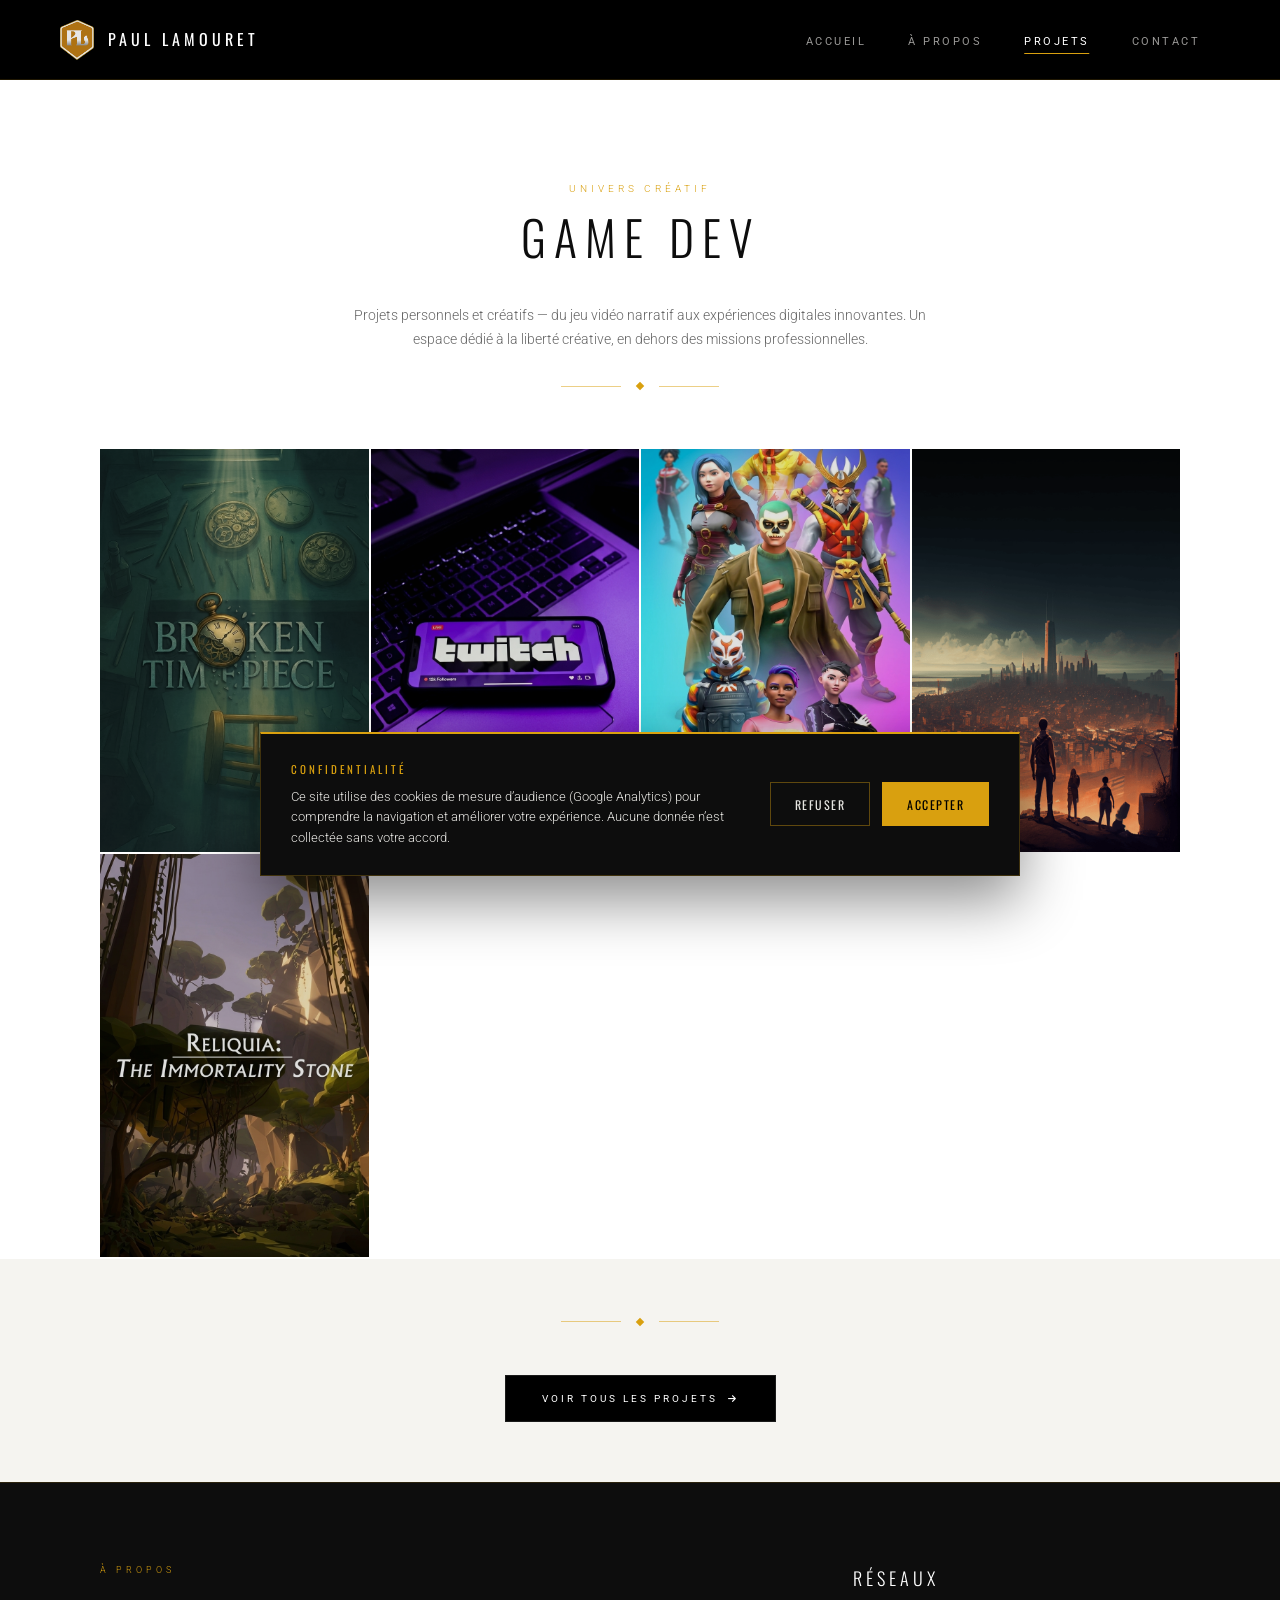
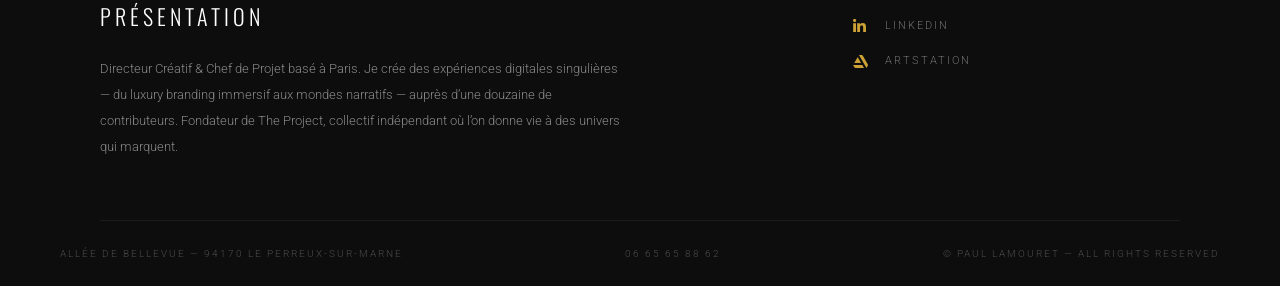
<file: games.html>
<!DOCTYPE html>
<html lang="fr">
<head>
  <meta charset="UTF-8">
  <meta name="viewport" content="width=device-width, initial-scale=1.0">
  <title>Univers Créatif — Paul Lamouret | Game Dev & Projets Personnels</title>
  <meta name="description" content="Projets personnels et créatifs de Paul Lamouret — jeux vidéo narratifs indépendants, expériences digitales et innovations. Fondateur de The Project.">
  <link rel="canonical" href="https://www.paul-lamouret.fr/games.html">
  <!-- Google tag (gtag.js) — Consent Mode v2 (RGPD / CNIL) -->
  <script async src="https://www.googletagmanager.com/gtag/js?id=G-K46004C3VR"></script>
  <script>
  window.dataLayer = window.dataLayer || [];
  function gtag(){dataLayer.push(arguments);}

  // Consentement REFUSÉ par défaut : aucun cookie de mesure d'audience avant accord explicite
  gtag('consent', 'default', {
    'ad_storage': 'denied',
    'ad_user_data': 'denied',
    'ad_personalization': 'denied',
    'analytics_storage': 'denied',
    'wait_for_update': 500
  });

  // Restaure un consentement déjà accordé lors d'une visite précédente
  try {
    if (localStorage.getItem('cookieConsent') === 'granted') {
      gtag('consent', 'update', { 'analytics_storage': 'granted' });
    }
  } catch (e) {}

  gtag('js', new Date());
  gtag('config', 'G-K46004C3VR', { 'anonymize_ip': true });
  </script>
  <!-- Open Graph -->
  <meta property="og:type"        content="website">
  <meta property="og:url"         content="https://www.paul-lamouret.fr/games.html">
  <meta property="og:title"       content="Univers Créatif — Paul Lamouret | Game Dev & Projets Personnels">
  <meta property="og:description" content="Projets personnels et créatifs de Paul Lamouret — jeux vidéo narratifs indépendants, expériences digitales et innovations.">
  <meta property="og:image"       content="https://www.paul-lamouret.fr/uploads/BG-Home-8Xxa.png">
  <!-- Twitter Card -->
  <meta name="twitter:card"        content="summary_large_image">
  <meta name="twitter:title"       content="Univers Créatif — Paul Lamouret | Game Dev & Projets Personnels">
  <meta name="twitter:description" content="Projets personnels et créatifs de Paul Lamouret — jeux vidéo narratifs indépendants et expériences digitales.">
  <meta name="twitter:image"       content="https://www.paul-lamouret.fr/uploads/BG-Home-8Xxa.png">
  <link rel="icon" type="image/png" href="./uploads/Logo-final-e41I.png">
  <link rel="preconnect" href="https://fonts.googleapis.com">
  <link rel="preconnect" href="https://fonts.gstatic.com" crossorigin>
  <link href="https://fonts.googleapis.com/css2?family=Oswald:wght@200;300;400;600&family=Roboto:wght@100;300;400;500&display=swap" rel="stylesheet">
  <link rel="stylesheet" href="https://cdnjs.cloudflare.com/ajax/libs/font-awesome/6.5.0/css/all.min.css" integrity="sha384-/o6I2CkkWC//PSjvWC/eYN7l3xM3tJm8ZzVkCOfp//W05QcE3mlGskpoHB6XqI+B" crossorigin="anonymous">
  <link rel="stylesheet" href="./css/style.css?v=1.0">
  <!-- Schema.org — Collection Game Dev & projets personnels -->
  <script type="application/ld+json">
  {
    "@context": "https://schema.org",
    "@type": "CollectionPage",
    "@id": "https://www.paul-lamouret.fr/games.html",
    "url": "https://www.paul-lamouret.fr/games.html",
    "inLanguage": "fr-FR",
    "name": "Univers Créatif — Game Dev & Projets Personnels",
    "description": "Projets personnels et créatifs de Paul Lamouret — jeux vidéo narratifs indépendants, expériences digitales et innovations.",
    "about": { "@id": "https://www.paul-lamouret.fr/#paul" },
    "mainEntity": {
      "@type": "ItemList",
      "numberOfItems": 5,
      "itemListElement": [
        {
          "@type": "ListItem", "position": 1,
          "item": {
            "@type": "VideoGame",
            "name": "The Broken Timepiece",
            "url": "https://www.paul-lamouret.fr/project-detail.html?id=broken-timepiece",
            "image": "https://www.paul-lamouret.fr/uploads/BrokenTimepiece_card.png",
            "genre": "Survival Horror",
            "gamePlatform": "PC",
            "applicationCategory": "Game",
            "datePublished": "2024",
            "author": { "@id": "https://www.paul-lamouret.fr/#paul" },
            "publisher": { "@id": "https://www.paul-lamouret.fr/#theproject" }
          }
        },
        {
          "@type": "ListItem", "position": 2,
          "item": {
            "@type": "VideoGame",
            "name": "Reliquia — The Immortality Stone",
            "url": "https://www.paul-lamouret.fr/project-detail.html?id=reliquia",
            "image": "https://www.paul-lamouret.fr/uploads/Reliquia_card.png",
            "genre": "Aventure & Énigmes",
            "gamePlatform": "PC",
            "applicationCategory": "Game",
            "datePublished": "2023",
            "author": { "@id": "https://www.paul-lamouret.fr/#paul" },
            "publisher": { "@id": "https://www.paul-lamouret.fr/#theproject" }
          }
        },
        {
          "@type": "ListItem", "position": 3,
          "item": {
            "@type": "VideoGame",
            "name": "JDR — Zaun sous Haute Tension",
            "url": "https://www.paul-lamouret.fr/project-detail.html?id=jdr-zaun",
            "image": "https://www.paul-lamouret.fr/uploads/BG-Home-N6Eq.png",
            "genre": "Jeu de Rôle",
            "datePublished": "2023",
            "author": { "@id": "https://www.paul-lamouret.fr/#paul" }
          }
        },
        {
          "@type": "ListItem", "position": 4,
          "item": {
            "@type": "WebApplication",
            "name": "Streeemote — Extension Twitch",
            "url": "https://www.paul-lamouret.fr/project-detail.html?id=streeemote",
            "image": "https://www.paul-lamouret.fr/uploads/Streemote_card.png",
            "applicationCategory": "BrowserApplication",
            "datePublished": "2022",
            "author": { "@id": "https://www.paul-lamouret.fr/#paul" }
          }
        },
        {
          "@type": "ListItem", "position": 5,
          "item": {
            "@type": "WebApplication",
            "name": "Pixelwear — Tenues pour avatars",
            "url": "https://www.paul-lamouret.fr/project-detail.html?id=pixelwear",
            "image": "https://www.paul-lamouret.fr/uploads/Pixelwear_card.png",
            "applicationCategory": "BrowserApplication",
            "datePublished": "2023",
            "author": { "@id": "https://www.paul-lamouret.fr/#paul" }
          }
        }
      ]
    }
  }
  </script>
  <!-- Schema.org — Fil d'Ariane -->
  <script type="application/ld+json">
  {
    "@context": "https://schema.org",
    "@type": "BreadcrumbList",
    "itemListElement": [
      { "@type": "ListItem", "position": 1, "name": "Accueil", "item": "https://www.paul-lamouret.fr/" },
      { "@type": "ListItem", "position": 2, "name": "Game Dev", "item": "https://www.paul-lamouret.fr/games.html" }
    ]
  }
  </script>
</head>
<body>
  <script src="./js/load-navbar.js?v=1.0"></script>

  <!-- ========== EN-TÊTE ========== -->
  <div class="projects-header">
    <span class="section-eyebrow">Univers Créatif</span>
    <h1 class="section-title">Game Dev</h1>
    <p style="font-size: 14px; font-weight: 300; color: #666; margin-top: 20px; max-width: 600px; margin-left: auto; margin-right: auto;">
      Projets personnels et créatifs — du jeu vidéo narratif aux expériences digitales innovantes. Un espace dédié à la liberté créative, en dehors des missions professionnelles.
    </p>
    <div class="ornament" style="margin-top: 32px;">
      <div class="ornament-diamond"></div>
    </div>
  </div>

  <!-- ========== GRILLE — ordre chronologique décroissant ========== -->
  <section class="container" style="padding-bottom: 0;">
    <div class="projects-grid" id="projects-grid">

      <!-- 2024 -->
      <div class="project-card"
           data-category="jeu-video"
           data-id="broken-timepiece"
           data-src="./uploads/BrokenTimepiece_card.png"
           data-caption="The Broken Timepiece">
        <img src="./uploads/BrokenTimepiece_card.png" alt="The Broken Timepiece" loading="lazy">
        <div class="project-card-overlay">
          <span class="project-card-caption">The Broken Timepiece</span>
        </div>
      </div>

      <!-- 2023 -->
      <div class="project-card"
           data-category="web"
           data-id="streeemote"
           data-src="./uploads/Streemote_card.png"
           data-caption="Streeemote — Extension Twitch">
        <img src="./uploads/Streemote_card.png" alt="Streeemote" loading="lazy">
        <div class="project-card-overlay">
          <span class="project-card-caption">Streeemote</span>
        </div>
      </div>

      <div class="project-card"
           data-category="web"
           data-id="pixelwear"
           data-src="./uploads/Pixelwear_card.png"
           data-caption="Pixelwear — Réinventez votre style">
        <img src="./uploads/Pixelwear_card.png" alt="Pixelwear" loading="lazy">
        <div class="project-card-overlay">
          <span class="project-card-caption">Pixelwear</span>
        </div>
      </div>

      <div class="project-card"
           data-category="jeu-video"
           data-id="jdr-zaun"
           data-src="./uploads/BG-Home-N6Eq.png"
           data-caption="JDR — Zaun sous Haute Tension">
        <img src="./uploads/BG-Home-N6Eq.png" alt="JDR — Zaun sous Haute Tension" loading="lazy">
        <div class="project-card-overlay">
          <span class="project-card-caption">JDR — Zaun</span>
        </div>
      </div>

      <div class="project-card"
           data-category="jeu-video"
           data-id="reliquia"
           data-src="./uploads/Reliquia_card.png"
           data-caption="Reliquia — The Immortality Stone">
        <img src="./uploads/Reliquia_card.png" alt="Reliquia — The Immortality Stone" loading="lazy">
        <div class="project-card-overlay">
          <span class="project-card-caption">Reliquia</span>
        </div>
      </div>


    </div>
  </section>

  <!-- ========== CTA RETOUR PORTFOLIO ========== -->
  <section class="section-sm" style="background:var(--off-white);">
    <div class="container text-center">
      <div class="ornament" style="margin-bottom:50px;">
        <div class="ornament-diamond"></div>
      </div>
      <a href="projects.html" class="btn btn-dark">
        <span>Voir tous les projets</span>
        <i class="fas fa-arrow-right" style="font-size:9px;"></i>
      </a>
    </div>
  </section>


  <script>
    // ===== NAVIGATION VERS PAGE DÉTAIL =====
    document.querySelectorAll('.project-card').forEach(card => {
      card.addEventListener('click', () => {
        const id = card.dataset.id;
        if (id) {
          // Sauvegarder la source (games) avant de naviguer
          localStorage.setItem('projectSource', 'games');
          window.location.href = 'project-detail.html?id=' + id;
        }
      });
    });
  </script>
  <script src="./js/load-footer.js?v=1.0"></script>

</body>
</html>
</file>
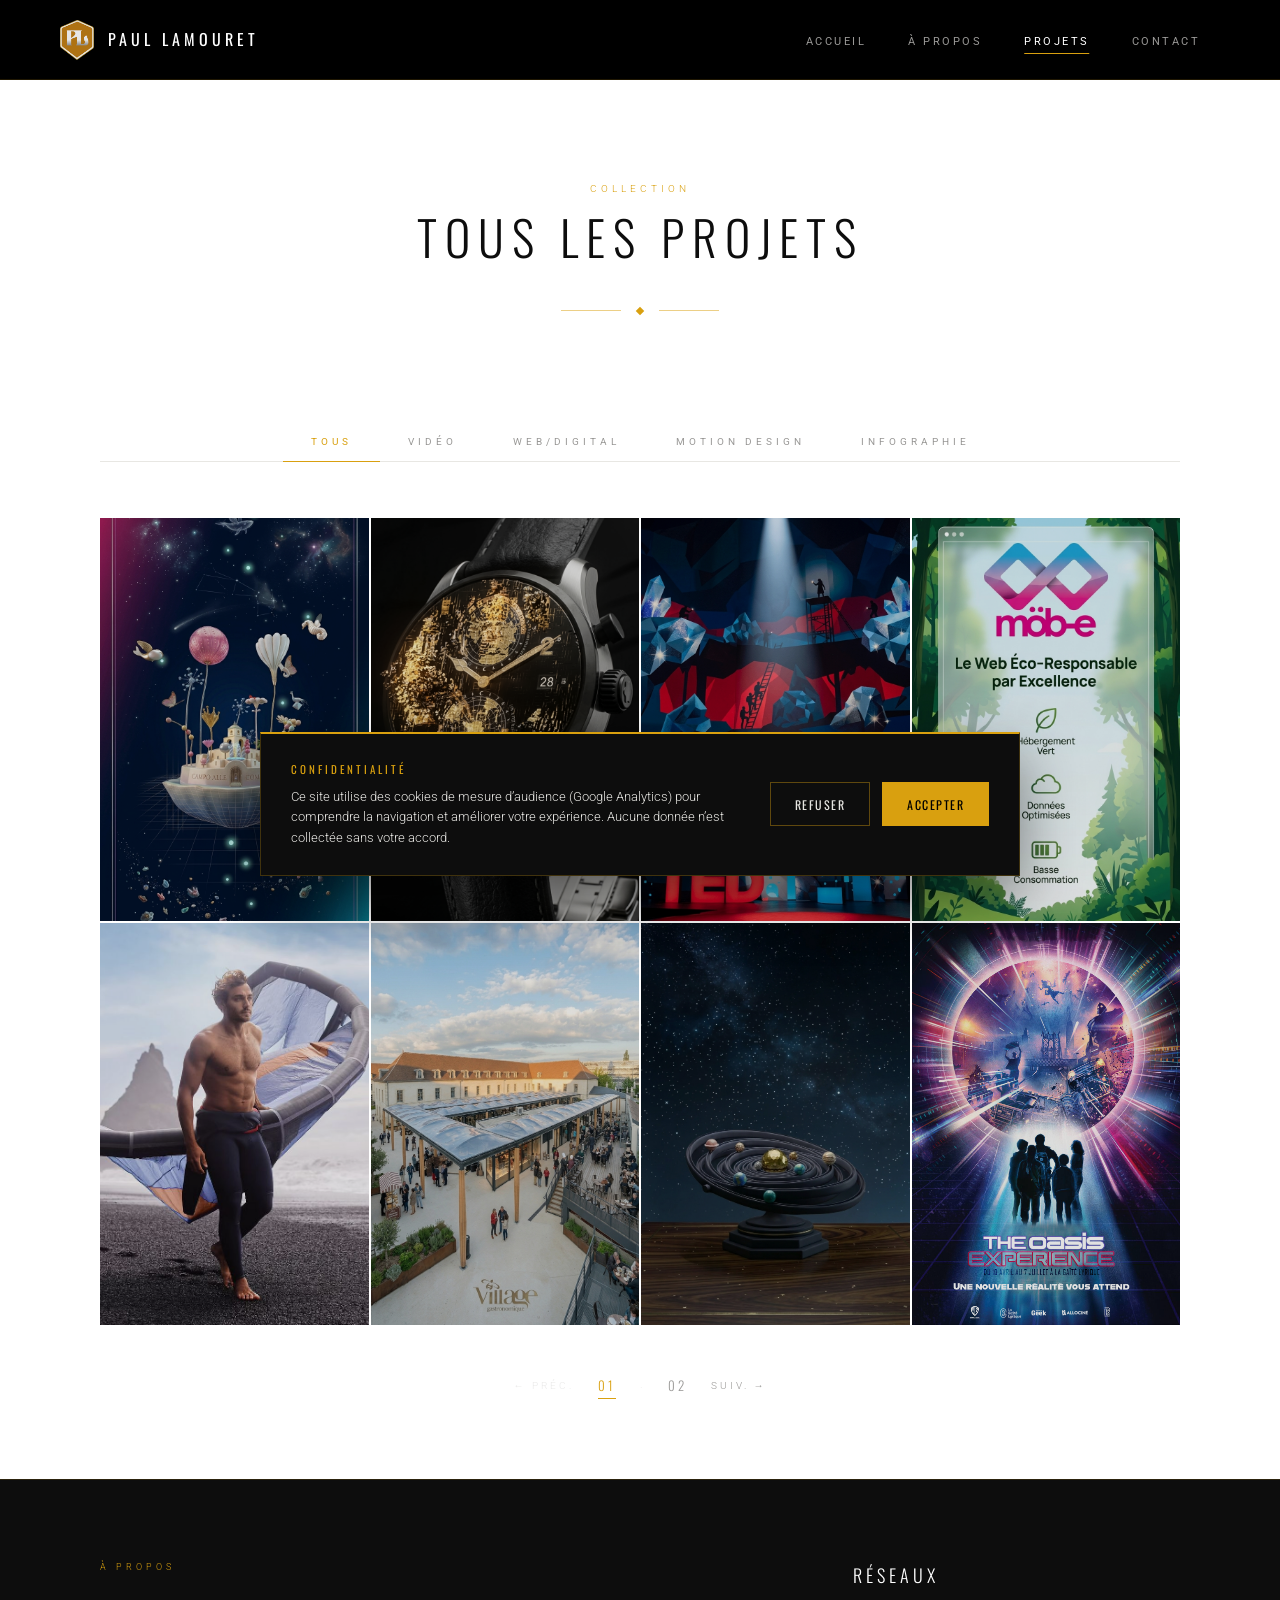
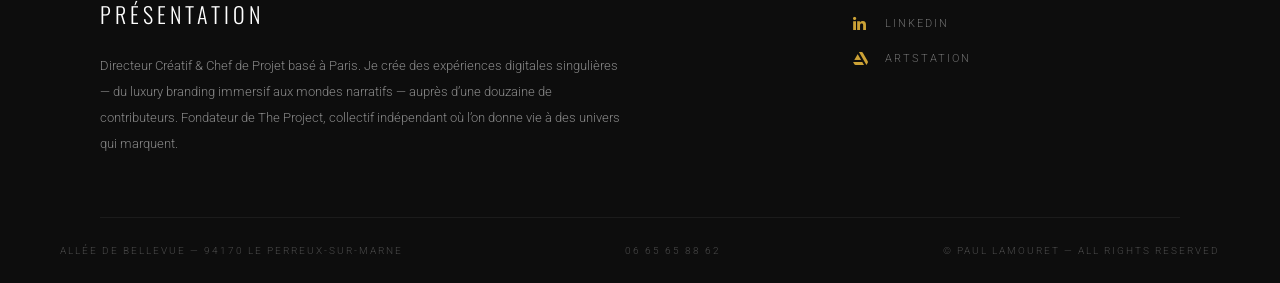
<file: project-detail.html>
<!DOCTYPE html>
<html lang="fr">
<head>
  <meta charset="UTF-8">
  <meta name="viewport" content="width=device-width, initial-scale=1.0">
  <title>Paul Lamouret | Projet</title>
  <meta name="description" content="Détail d'un projet de Paul Lamouret — Directeur Créatif & Chef de Projet basé à Paris.">
  <!-- Google tag (gtag.js) — Consent Mode v2 (RGPD / CNIL) -->
  <script async src="https://www.googletagmanager.com/gtag/js?id=G-K46004C3VR"></script>
  <script>
  window.dataLayer = window.dataLayer || [];
  function gtag(){dataLayer.push(arguments);}

  // Consentement REFUSÉ par défaut : aucun cookie de mesure d'audience avant accord explicite
  gtag('consent', 'default', {
    'ad_storage': 'denied',
    'ad_user_data': 'denied',
    'ad_personalization': 'denied',
    'analytics_storage': 'denied',
    'wait_for_update': 500
  });

  // Restaure un consentement déjà accordé lors d'une visite précédente
  try {
    if (localStorage.getItem('cookieConsent') === 'granted') {
      gtag('consent', 'update', { 'analytics_storage': 'granted' });
    }
  } catch (e) {}

  gtag('js', new Date());
  gtag('config', 'G-K46004C3VR', { 'anonymize_ip': true });
  </script>
  <!-- Open Graph (mis à jour dynamiquement si partage) -->
  <meta property="og:type"        content="article">
  <meta property="og:site_name"   content="Paul Lamouret — Portfolio">
  <meta property="og:image"       content="https://www.paul-lamouret.fr/uploads/Logo-final-e41I.png">
  <!-- Twitter Card -->
  <meta name="twitter:card"       content="summary_large_image">
  <link rel="icon" type="image/png" href="./uploads/Logo-final-e41I.png">
  <link rel="preconnect" href="https://fonts.googleapis.com">
  <link rel="preconnect" href="https://fonts.gstatic.com" crossorigin>
  <link href="https://fonts.googleapis.com/css2?family=Oswald:wght@200;300;400;600&family=Roboto:wght@100;300;400;500&display=swap" rel="stylesheet">
  <link rel="stylesheet" href="https://cdnjs.cloudflare.com/ajax/libs/font-awesome/6.5.0/css/all.min.css" integrity="sha384-/o6I2CkkWC//PSjvWC/eYN7l3xM3tJm8ZzVkCOfp//W05QcE3mlGskpoHB6XqI+B" crossorigin="anonymous">
  <link rel="stylesheet" href="./css/style.css?v=1.0">
</head>
<body>

  <script src="./js/load-navbar.js?v=1.0"></script>

  <!-- Contenu injecté dynamiquement -->
  <main id="detail-root"></main>

  <!-- ===== LIGHTBOX ===== -->
  <div id="lb" class="lb-overlay" aria-hidden="true" role="dialog" aria-modal="true">
    <button class="lb-close" id="lb-close" aria-label="Fermer">&#10005;</button>
    <button class="lb-arrow lb-prev" id="lb-prev" aria-label="Image précédente">&#8592; Préc.</button>
    <div class="lb-inner" id="lb-inner">
      <img id="lb-img" class="lb-img" src="" alt="">
      <span id="lb-caption" class="lb-caption"></span>
    </div>
    <button class="lb-arrow lb-next" id="lb-next" aria-label="Image suivante">Suiv. &#8594;</button>
  </div>


  <!-- Données projets -->
  <script src="./js/projects-data.js?v=1.0"></script>

  <script>
    // ===== RENDU DÉTAIL =====
    function getParam(name) {
      return new URLSearchParams(window.location.search).get(name);
    }

    function renderBlock(block) {
      switch (block.type) {

        case 'text':
          return `<div class="detail-block detail-text">${block.value}</div>`;

        case 'image':
          return `<figure class="detail-block detail-image">
            <img src="${block.src}" alt="${block.caption || ''}">
            ${block.caption ? `<figcaption class="detail-caption">${block.caption}</figcaption>` : ''}
          </figure>`;

        case 'image-duo':
          return `<div class="detail-block detail-image-duo">
            ${block.images.map(img => `
              <figure>
                <img src="${img.src}" alt="${img.caption || ''}">
                ${img.caption ? `<figcaption class="detail-caption">${img.caption}</figcaption>` : ''}
              </figure>`).join('')}
          </div>`;

        case 'video': {
          // youtube-nocookie évite l'Erreur 153 en local (file://) et respecte la vie privée
          const videoSrc = (block.src + (block.src.includes('?') ? '&' : '?') + 'rel=0')
            .replace('youtube.com/embed/', 'youtube-nocookie.com/embed/');
          return `<div class="detail-block detail-video">
            <div class="detail-video-wrap">
              <iframe src="${videoSrc}" title="${block.caption || 'Vidéo'}"
                      allowfullscreen loading="lazy" frameborder="0"
                      allow="accelerometer; autoplay; clipboard-write; encrypted-media; gyroscope; picture-in-picture"></iframe>
            </div>
            ${block.caption ? `<span class="detail-caption" style="padding:0 0 0 0; display:block; margin-top:12px;">${block.caption}</span>` : ''}
          </div>`;
        }

        case 'gallery': {
          const slides = block.images.map(img => `
            <div class="gallery-slide">
              <img src="${img.src}" alt="${img.caption || ''}" loading="lazy">
              ${img.caption ? `<div class="gallery-slide-overlay"><span>${img.caption}</span></div>` : ''}
            </div>`).join('');

          // ≤ 3 images → grille statique portrait (élégante, sans contrôles)
          if (block.images.length <= 3) {
            return `<div class="detail-block detail-gallery-static count-${block.images.length}">
              ${slides}
            </div>`;
          }

          // > 3 images → carrousel avec navigation
          return `<div class="detail-block detail-gallery" data-gallery>
            <div class="gallery-viewport">
              <div class="gallery-track">${slides}</div>
            </div>
            <div class="gallery-nav">
              <div class="gallery-arrows">
                <button class="gallery-arrow gallery-prev" aria-label="Image précédente">&#8592; Préc.</button>
                <button class="gallery-arrow gallery-next" aria-label="Image suivante">Suiv. &#8594;</button>
              </div>
              <span class="gallery-counter">01 / ${String(block.images.length).padStart(2, '0')}</span>
            </div>
          </div>`;
        }

        case 'quote':
          return `<blockquote class="detail-block detail-quote">
            <p>${block.text}</p>
            ${block.author ? `<cite>${block.author}</cite>` : ''}
          </blockquote>`;

        default:
          return '';
      }
    }

    // ===== CARROUSEL GALERIE =====
    function initGalleries() {
      document.querySelectorAll('[data-gallery]').forEach(function(el) {
        const track   = el.querySelector('.gallery-track');
        const slides  = Array.from(el.querySelectorAll('.gallery-slide'));
        const prevBtn = el.querySelector('.gallery-prev');
        const nextBtn = el.querySelector('.gallery-next');
        const counter = el.querySelector('.gallery-counter');
        let current = 0;

        function getVisible() {
          if (window.innerWidth <= 600) return 1;
          if (window.innerWidth <= 900) return 2;
          return 3;
        }

        function update() {
          const visible       = getVisible();
          const slideW        = slides[0].getBoundingClientRect().width;
          const gap           = 20;
          const totalPos      = Math.max(1, slides.length - visible + 1);
          track.style.transform = `translateX(-${current * (slideW + gap)}px)`;
          counter.textContent   = `${String(current + 1).padStart(2, '0')} / ${String(totalPos).padStart(2, '0')}`;
          prevBtn.disabled = current === 0;
          nextBtn.disabled = current >= slides.length - visible;
        }

        prevBtn.addEventListener('click', function() { if (current > 0) { current--; update(); } });
        nextBtn.addEventListener('click', function() {
          if (current < slides.length - getVisible()) { current++; update(); }
        });
        window.addEventListener('resize', function() {
          current = Math.min(current, Math.max(0, slides.length - getVisible()));
          update();
        });

        update();
      });
    }

    // ===== GALLERY IMAGE LOADING =====
    function trackImageLoad(img) {
      if (img.complete && img.naturalWidth > 0) {
        img.classList.add('loaded');
      } else {
        img.addEventListener('load', function() { this.classList.add('loaded'); });
        img.addEventListener('error', function() { this.classList.add('loaded'); });
      }
    }

    // ===== LIGHTBOX =====
    var _lb       = document.getElementById('lb');
    var _lbImg    = document.getElementById('lb-img');
    var _lbCap    = document.getElementById('lb-caption');
    var _lbPrev   = document.getElementById('lb-prev');
    var _lbNext   = document.getElementById('lb-next');
    var _lbImages = [];
    var _lbIndex  = 0;

    function lbShow(i) {
      _lbIndex          = i;
      _lbImg.classList.remove('loaded');
      _lbImg.src        = _lbImages[i].src;
      _lbImg.alt        = _lbImages[i].caption || '';
      _lbCap.textContent = _lbImages[i].caption || '';
      _lbPrev.disabled  = (i === 0);
      _lbNext.disabled  = (i === _lbImages.length - 1);
      trackImageLoad(_lbImg);
    }

    function lbOpen(images, startIndex) {
      _lbImages = images;
      lbShow(startIndex);
      _lb.classList.add('open');
      _lb.setAttribute('aria-hidden', 'false');
      document.body.style.overflow = 'hidden';
    }

    function lbClose() {
      _lb.classList.remove('open');
      _lb.setAttribute('aria-hidden', 'true');
      document.body.style.overflow = '';
    }

    document.getElementById('lb-close').addEventListener('click', lbClose);
    _lbPrev.addEventListener('click', function(e) {
      e.stopPropagation();
      if (_lbIndex > 0) lbShow(_lbIndex - 1);
    });
    _lbNext.addEventListener('click', function(e) {
      e.stopPropagation();
      if (_lbIndex < _lbImages.length - 1) lbShow(_lbIndex + 1);
    });
    _lb.addEventListener('click', function(e) {
      if (e.target === _lb) lbClose();
    });
    document.addEventListener('keydown', function(e) {
      if (!_lb.classList.contains('open')) return;
      if (e.key === 'Escape')      lbClose();
      if (e.key === 'ArrowLeft'  && _lbIndex > 0)                    lbShow(_lbIndex - 1);
      if (e.key === 'ArrowRight' && _lbIndex < _lbImages.length - 1) lbShow(_lbIndex + 1);
    });

    function initLightboxes() {
      document.querySelectorAll('.detail-gallery-static, [data-gallery]').forEach(function(container) {
        var slides = Array.from(container.querySelectorAll('.gallery-slide'));
        var imgs   = slides.map(function(s) {
          var imgEl   = s.querySelector('img');
          var capEl   = s.querySelector('.gallery-slide-overlay span');
          trackImageLoad(imgEl);
          imgEl.setAttribute('loading', 'lazy');
          return {
            src:     imgEl.getAttribute('src'),
            caption: capEl ? capEl.textContent : ''
          };
        });
        slides.forEach(function(slide, i) {
          slide.addEventListener('click', function(e) {
            e.stopPropagation();
            lbOpen(imgs, i);
          });
        });
      });
    }

    function renderNav(project, index) {
      const prev = index > 0 ? PROJECTS_DATA[index - 1] : null;
      const next = index < PROJECTS_DATA.length - 1 ? PROJECTS_DATA[index + 1] : null;

      const prevHtml = prev
        ? `<a href="project-detail.html?id=${prev.id}" class="detail-nav-item nav-prev">
             <span class="detail-nav-dir">&#8592; Projet précédent</span>
             <span class="detail-nav-title">${prev.title}</span>
             <span class="detail-nav-sub">${prev.subtitle}</span>
           </a>`
        : `<div class="detail-nav-item nav-prev nav-empty">
             <span class="detail-nav-dir">&#8592;</span>
             <span class="detail-nav-title">Premier projet</span>
           </div>`;

      const nextHtml = next
        ? `<a href="project-detail.html?id=${next.id}" class="detail-nav-item nav-next">
             <span class="detail-nav-dir">Projet suivant &#8594;</span>
             <span class="detail-nav-title">${next.title}</span>
             <span class="detail-nav-sub">${next.subtitle}</span>
           </a>`
        : `<div class="detail-nav-item nav-next nav-empty">
             <span class="detail-nav-dir">&#8594;</span>
             <span class="detail-nav-title">Dernier projet</span>
           </div>`;

      return `<nav class="detail-nav" aria-label="Navigation projets">
        <div class="detail-nav-grid">
          ${prevHtml}
          ${nextHtml}
        </div>
      </nav>`;
    }

    // ===== INJECTION SCHEMA.ORG (rich snippets & moteurs IA) =====
    const SITE = 'https://www.paul-lamouret.fr';

    // Convertit un chemin relatif './uploads/x' en URL absolue
    function absUrl(path) {
      return path ? path.replace(/^\.\//, SITE + '/') : path;
    }

    // Construit un VideoObject à partir d'un bloc vidéo YouTube
    function buildVideoObject(block, project) {
      const id = (block.src.split('/embed/')[1] || '').split('?')[0];
      if (!id) return null;
      return {
        '@type': 'VideoObject',
        name: block.caption || project.title,
        description: project.description,
        thumbnailUrl: 'https://i.ytimg.com/vi/' + id + '/hqdefault.jpg',
        uploadDate: project.year + '-01-01',
        embedUrl: 'https://www.youtube.com/embed/' + id,
        contentUrl: 'https://www.youtube.com/watch?v=' + id
      };
    }

    function injectSchema(project) {
      const isGame   = project.category === 'Jeu Vidéo';
      const pageUrl  = SITE + '/project-detail.html?id=' + project.id;

      const work = {
        '@context': 'https://schema.org',
        '@type': isGame ? 'VideoGame' : 'CreativeWork',
        '@id': pageUrl,
        url: pageUrl,
        name: project.title + ' — ' + project.subtitle,
        image: absUrl(project.heroImage),
        description: project.description,
        datePublished: project.year,
        inLanguage: 'fr-FR',
        genre: project.category,
        keywords: project.tools,
        creator: { '@type': 'Person', '@id': SITE + '/#paul', name: 'Paul Lamouret' }
      };
      if (isGame) {
        work.gamePlatform = 'PC';
        work.applicationCategory = 'Game';
        work.publisher = { '@type': 'Organization', '@id': SITE + '/#theproject', name: 'The Project' };
      }

      // Vidéos du projet → VideoObject (video rich results)
      const videos = (project.content || [])
        .filter(b => b.type === 'video')
        .map(b => buildVideoObject(b, project))
        .filter(Boolean);
      if (videos.length) work.video = videos;

      // Fil d'Ariane — dépend de la provenance (projects.html ou games.html)
      const fromGames = (localStorage.getItem('projectSource') === 'games');
      const breadcrumb = {
        '@context': 'https://schema.org',
        '@type': 'BreadcrumbList',
        itemListElement: [
          { '@type': 'ListItem', position: 1, name: 'Accueil', item: SITE + '/' },
          fromGames
            ? { '@type': 'ListItem', position: 2, name: 'Game Dev', item: SITE + '/games.html' }
            : { '@type': 'ListItem', position: 2, name: 'Projets', item: SITE + '/projects.html' },
          { '@type': 'ListItem', position: 3, name: project.title, item: pageUrl }
        ]
      };

      // Nettoie une éventuelle injection précédente puis insère
      document.querySelectorAll('script[data-schema="detail"]').forEach(s => s.remove());
      [work, breadcrumb].forEach(obj => {
        const s = document.createElement('script');
        s.type = 'application/ld+json';
        s.setAttribute('data-schema', 'detail');
        s.textContent = JSON.stringify(obj);
        document.head.appendChild(s);
      });
    }

    function renderPage(project, index) {
      const root = document.getElementById('detail-root');

      // Mise à jour <title> et <meta description>
      document.title = `Paul LAMOURET | ${project.title}`;
      document.querySelector('meta[name="description"]').content = project.description;

      // Injection des données structurées Schema.org
      injectSchema(project);

      root.innerHTML = `
        <!-- HERO -->
        <div class="detail-hero"
             style="background-image: url('${project.heroImage}');">
          <div class="detail-hero-content">
            <div>
              <span class="section-eyebrow">${project.category}</span>
              <h1 class="detail-hero-title">${project.title}</h1>
              <p class="detail-hero-subtitle">${project.subtitle}</p>
            </div>
            <span class="detail-hero-number">${project.number}</span>
          </div>
        </div>

        <!-- LIEN RETOUR -->
        <div class="detail-back">
          <a href="#" id="back-to-projects">
            <i class="fas fa-arrow-left" style="font-size:8px;"></i>
            Tous les projets
          </a>
        </div>

        <!-- META STRIP -->
        <div class="detail-meta">
          <div class="detail-meta-grid">
            <div>
              <span class="detail-meta-label">Catégorie</span>
              <span class="detail-meta-value">${project.category}</span>
            </div>
            <div>
              <span class="detail-meta-label">Année</span>
              <span class="detail-meta-value">${project.year}</span>
            </div>
            <div>
              <span class="detail-meta-label">Rôle</span>
              <span class="detail-meta-value">${project.role}</span>
            </div>
            <div>
              <span class="detail-meta-label">Outils</span>
              <span class="detail-meta-value">${project.tools}</span>
            </div>
          </div>
        </div>

        <!-- BLOCS DE CONTENU -->
        <div class="detail-content">
          ${project.content.map(renderBlock).join('')}
        </div>

        <!-- NAVIGATION PREV / NEXT -->
        ${renderNav(project, index)}
      `;

      // Initialise les carrousels et la lightbox
      initGalleries();
      initLightboxes();
    }

    // ===== INITIALISATION =====
    const id = getParam('id');
    const index = PROJECTS_DATA.findIndex(p => p.id === id);

    if (index === -1) {
      // Projet introuvable → redirection vers la grille
      window.location.href = 'projects.html';
    } else {
      renderPage(PROJECTS_DATA[index], index);
    }
  </script>

  <!-- Gestion du bouton "Tous les projets" pour redirection intelligente -->
  <script>
    document.getElementById('back-to-projects').addEventListener('click', function(e) {
      e.preventDefault();

      // Vérifier d'où on venait
      const source = localStorage.getItem('projectSource') || 'projects';

      if (source === 'games') {
        // Retour à games.html
        window.location.href = 'games.html';
      } else {
        // Retour à projects.html avec la pagination sauvegardée
        window.location.href = 'projects.html';
      }
    });
  </script>

  <script src="./js/load-footer.js?v=1.0"></script>

</body>
</html>
</file>
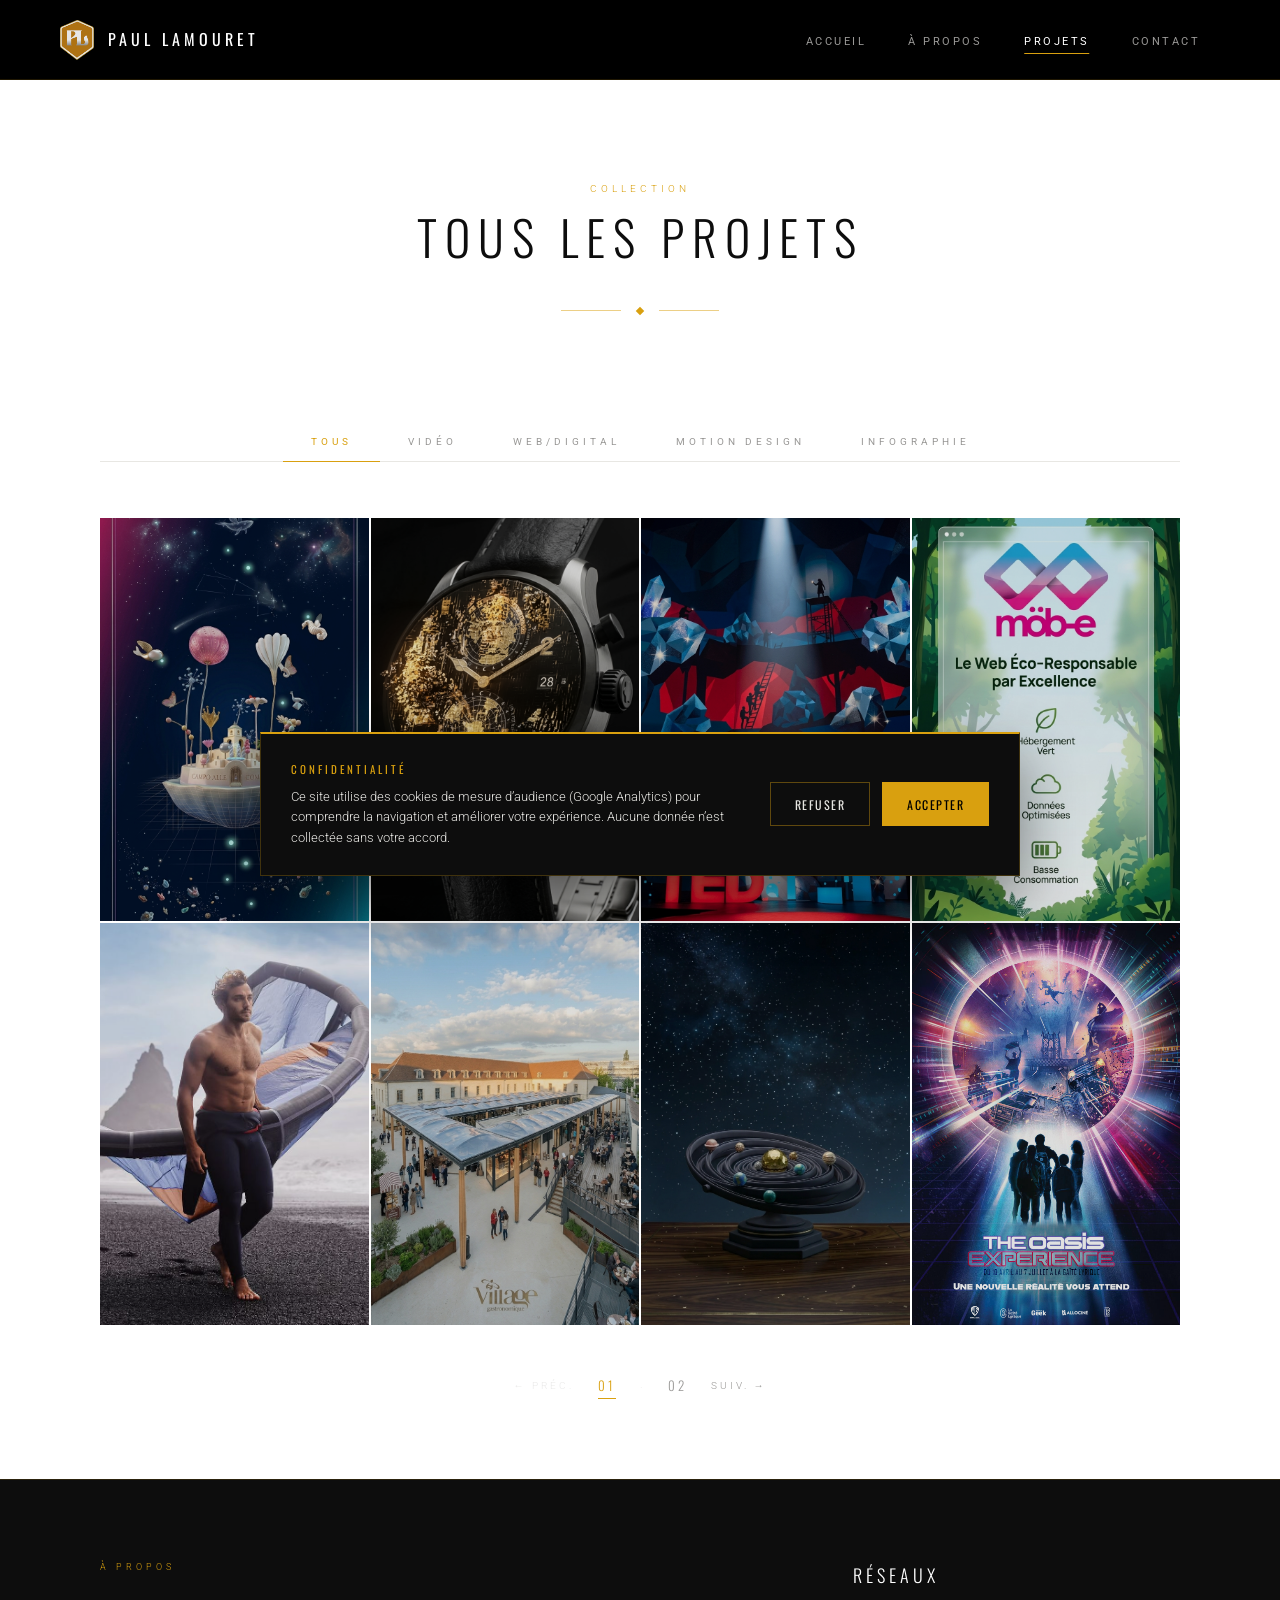
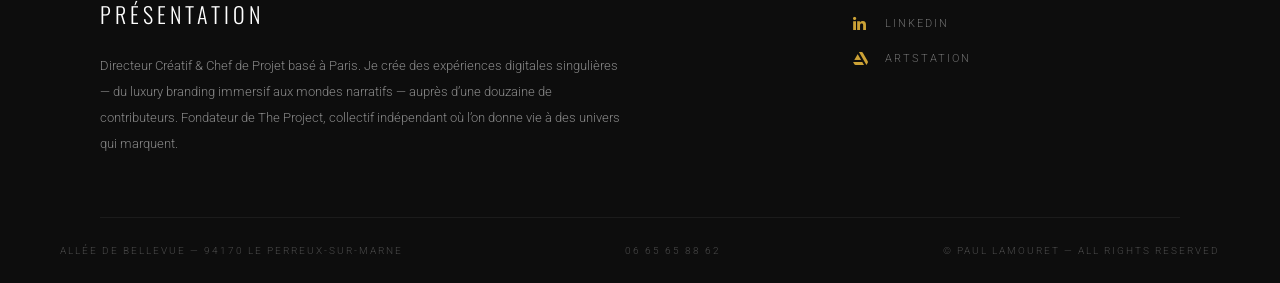
<file: projects.html>
<!DOCTYPE html>
<html lang="fr">
<head>
  <meta charset="UTF-8">
  <meta name="viewport" content="width=device-width, initial-scale=1.0">
  <title>Projets — Paul Lamouret | Portfolio Créatif</title>
  <meta name="description" content="Tous les projets de Paul Lamouret — web/digital, vidéo, motion design, infographie et jeu vidéo. Directeur Créatif & Chef de Projet basé à Paris.">
  <link rel="canonical" href="https://www.paul-lamouret.fr/projects.html">
  <!-- Google tag (gtag.js) — Consent Mode v2 (RGPD / CNIL) -->
  <script async src="https://www.googletagmanager.com/gtag/js?id=G-K46004C3VR"></script>
  <script>
  window.dataLayer = window.dataLayer || [];
  function gtag(){dataLayer.push(arguments);}

  // Consentement REFUSÉ par défaut : aucun cookie de mesure d'audience avant accord explicite
  gtag('consent', 'default', {
    'ad_storage': 'denied',
    'ad_user_data': 'denied',
    'ad_personalization': 'denied',
    'analytics_storage': 'denied',
    'wait_for_update': 500
  });

  // Restaure un consentement déjà accordé lors d'une visite précédente
  try {
    if (localStorage.getItem('cookieConsent') === 'granted') {
      gtag('consent', 'update', { 'analytics_storage': 'granted' });
    }
  } catch (e) {}

  gtag('js', new Date());
  gtag('config', 'G-K46004C3VR', { 'anonymize_ip': true });
  </script>
  <!-- Open Graph -->
  <meta property="og:type"        content="website">
  <meta property="og:url"         content="https://www.paul-lamouret.fr/projects.html">
  <meta property="og:title"       content="Projets — Paul Lamouret | Portfolio Créatif">
  <meta property="og:description" content="Tous les projets de Paul Lamouret — web/digital, vidéo, motion design, infographie et jeu vidéo.">
  <meta property="og:image"       content="https://www.paul-lamouret.fr/uploads/Logo-final-e41I.png">
  <!-- Twitter Card -->
  <meta name="twitter:card"        content="summary_large_image">
  <meta name="twitter:title"       content="Projets — Paul Lamouret | Portfolio Créatif">
  <meta name="twitter:description" content="Tous les projets de Paul Lamouret — web/digital, vidéo, motion design, infographie et jeu vidéo.">
  <meta name="twitter:image"       content="https://www.paul-lamouret.fr/uploads/Logo-final-e41I.png">
  <link rel="icon" type="image/png" href="./uploads/Logo-final-e41I.png">
  <link rel="preconnect" href="https://fonts.googleapis.com">
  <link rel="preconnect" href="https://fonts.gstatic.com" crossorigin>
  <link href="https://fonts.googleapis.com/css2?family=Oswald:wght@200;300;400;600&family=Roboto:wght@100;300;400;500&display=swap" rel="stylesheet">
  <link rel="stylesheet" href="https://cdnjs.cloudflare.com/ajax/libs/font-awesome/6.5.0/css/all.min.css" integrity="sha384-/o6I2CkkWC//PSjvWC/eYN7l3xM3tJm8ZzVkCOfp//W05QcE3mlGskpoHB6XqI+B" crossorigin="anonymous">
  <link rel="stylesheet" href="./css/style.css?v=1.0">
  <!-- Schema.org — Collection de projets -->
  <script type="application/ld+json">
  {
    "@context": "https://schema.org",
    "@type": "CollectionPage",
    "@id": "https://www.paul-lamouret.fr/projects.html",
    "url": "https://www.paul-lamouret.fr/projects.html",
    "inLanguage": "fr-FR",
    "name": "Tous les Projets — Paul Lamouret",
    "description": "Tous les projets de Paul Lamouret — web/digital, vidéo, motion design, infographie et jeu vidéo.",
    "about": { "@id": "https://www.paul-lamouret.fr/#paul" },
    "mainEntity": {
      "@type": "ItemList",
      "itemListOrder": "https://schema.org/ItemListOrderDescending",
      "numberOfItems": 16,
      "itemListElement": [
        { "@type": "ListItem", "position": 1,  "name": "Expérience WebGL — Immersion Interactive", "url": "https://www.paul-lamouret.fr/project-detail.html?id=experience-webgl" },
        { "@type": "ListItem", "position": 2,  "name": "Application Digitale — Interface Horlogère", "url": "https://www.paul-lamouret.fr/project-detail.html?id=application-montres" },
        { "@type": "ListItem", "position": 3,  "name": "Jumeau Numérique — Pièce d'Exception", "url": "https://www.paul-lamouret.fr/project-detail.html?id=jumeau-numerique" },
        { "@type": "ListItem", "position": 4,  "name": "Conférence — Les Métavers & le Télétravail", "url": "https://www.paul-lamouret.fr/project-detail.html?id=conference-tedx" },
        { "@type": "ListItem", "position": 5,  "name": "Möb-e — Le site e-commerce responsable", "url": "https://www.paul-lamouret.fr/project-detail.html?id=mob-e" },
        { "@type": "ListItem", "position": 6,  "name": "Land Sea Air — Le Parfum Trilogie", "url": "https://www.paul-lamouret.fr/project-detail.html?id=land-sea-air" },
        { "@type": "ListItem", "position": 7,  "name": "Village Gastronomique", "url": "https://www.paul-lamouret.fr/project-detail.html?id=village-gastronomique" },
        { "@type": "ListItem", "position": 8,  "name": "Fine Makers — Agence Beauté & Parfums", "url": "https://www.paul-lamouret.fr/project-detail.html?id=fine-makers" },
        { "@type": "ListItem", "position": 9,  "name": "Campagne DOOH — Ready Player Two", "url": "https://www.paul-lamouret.fr/project-detail.html?id=dooh-ready-player" },
        { "@type": "ListItem", "position": 10, "name": "E-sentiellle — Spot Publicitaire", "url": "https://www.paul-lamouret.fr/project-detail.html?id=e-sentiellle" },
        { "@type": "ListItem", "position": 11, "name": "MG MARVEL R — Événement Automobile", "url": "https://www.paul-lamouret.fr/project-detail.html?id=mg-marvel-r" },
        { "@type": "ListItem", "position": 12, "name": "R2D2 — Beyond the Black Star", "url": "https://www.paul-lamouret.fr/project-detail.html?id=r2d2-black-star" },
        { "@type": "ListItem", "position": 13, "name": "Kinetic Typographie — Beastars", "url": "https://www.paul-lamouret.fr/project-detail.html?id=kinetic-beastars" },
        { "@type": "ListItem", "position": 14, "name": "Charte Graphique — Langage & Intégration", "url": "https://www.paul-lamouret.fr/project-detail.html?id=charte-graphique" },
        { "@type": "ListItem", "position": 15, "name": "Action Pépin — Sensibilisation Gastronomie", "url": "https://www.paul-lamouret.fr/project-detail.html?id=action-pepin" },
        { "@type": "ListItem", "position": 16, "name": "Un Dimanche de Trop — Court-métrage", "url": "https://www.paul-lamouret.fr/project-detail.html?id=un-dimanche-de-trop" }
      ]
    }
  }
  </script>
  <!-- Schema.org — Fil d'Ariane -->
  <script type="application/ld+json">
  {
    "@context": "https://schema.org",
    "@type": "BreadcrumbList",
    "itemListElement": [
      { "@type": "ListItem", "position": 1, "name": "Accueil", "item": "https://www.paul-lamouret.fr/" },
      { "@type": "ListItem", "position": 2, "name": "Projets", "item": "https://www.paul-lamouret.fr/projects.html" }
    ]
  }
  </script>
</head>
<body>
  <script src="./js/load-navbar.js?v=1.0"></script>

  <!-- ========== EN-TÊTE ========== -->
  <div class="projects-header">
    <span class="section-eyebrow">Collection</span>
    <h1 class="section-title">Tous les Projets</h1>
    <div class="ornament" style="margin-top: 24px;">
      <div class="ornament-diamond"></div>
    </div>
  </div>

  <!-- ========== FILTRE ========== -->
  <div class="container">
    <nav class="filter-bar" role="navigation" aria-label="Filtrer les projets">
      <button class="filter-btn" data-filter="tous">Tous</button>
      <button class="filter-btn" data-filter="video">Vidéo</button>
      <button class="filter-btn" data-filter="web">Web/Digital</button>
      <button class="filter-btn" data-filter="motion-design">Motion Design</button>
      <button class="filter-btn" data-filter="infographie">Infographie</button>
    </nav>
  </div>

  <!-- ========== GRILLE — ordre chronologique décroissant ========== -->
  <section class="container" style="padding-bottom: 0;">
    <div class="projects-grid" id="projects-grid">

      <!-- 2026 -->
      <div class="project-card"
           data-category="web"
           data-id="experience-webgl"
           data-src="./uploads/WebGL_card.png"
           data-caption="Expérience WebGL — Maison de Luxe">
        <img src="./uploads/WebGL_card.png" alt="Expérience WebGL" loading="lazy">
        <div class="project-card-overlay">
          <span class="project-card-caption">Expérience WebGL</span>
        </div>
      </div>

      <!-- 2025 -->
      <div class="project-card"
           data-category="web"
           data-id="application-montres"
           data-src="./uploads/Application_card.png"
           data-caption="Application Digitale — Maison de Prestige">
        <img src="./uploads/Application_card.png" alt="Application Digitale" loading="lazy">
        <div class="project-card-overlay">
          <span class="project-card-caption">Application Digitale</span>
        </div>
      </div>

      <!-- 2023 -->
      <div class="project-card"
           data-category="video"
           data-id="conference-tedx"
           data-src="./uploads/TED_card.png"
           data-caption="Conférence — Les Métavers et le Télétravail">
        <img src="./uploads/TED_card.png" alt="Conférence TEDx — Les Métavers et le Télétravail" loading="lazy">
        <div class="project-card-overlay">
          <span class="project-card-caption">Conférence TEDx</span>
        </div>
      </div>

      <div class="project-card"
           data-category="web"
           data-id="mob-e"
           data-src="./uploads/Mob-e_card.png"
           data-caption="Möb-e — Le site e-commerce responsable">
        <img src="./uploads/Mob-e_card.png" alt="Möb-e" loading="lazy">
        <div class="project-card-overlay">
          <span class="project-card-caption">Möb-e</span>
        </div>
      </div>

      <div class="project-card"
           data-category="video"
           data-id="land-sea-air"
           data-src="./uploads/LSA_card.jpg"
           data-caption="Land Sea Air — Le Parfum Trilogie">
        <img src="./uploads/LSA_card.jpg" alt="Land Sea Air" loading="lazy">
        <div class="project-card-overlay">
          <span class="project-card-caption">Land Sea Air</span>
        </div>
      </div>

      <div class="project-card"
           data-category="video"
           data-id="village-gastronomique"
           data-src="./uploads/VillageGastronomique_card.png"
           data-caption="Village Gastronomique">
        <img src="./uploads/VillageGastronomique_card.png" alt="Village Gastronomique" loading="lazy">
        <div class="project-card-overlay">
          <span class="project-card-caption">Village Gastronomique</span>
        </div>
      </div>

      <div class="project-card"
           data-category="web"
           data-id="jumeau-numerique"
           data-src="./uploads/JumeauNumerique_card.png"
           data-caption="Jumeau Numérique — Pièce d'Exception">
        <img src="./uploads/JumeauNumerique_card.png" alt="Jumeau Numérique" loading="lazy">
        <div class="project-card-overlay">
          <span class="project-card-caption">Jumeau Numérique</span>
        </div>
      </div>

      <!-- 2022 -->
      <div class="project-card"
           data-category="web"
           data-id="dooh-ready-player"
           data-src="./uploads/The-OASIS-Experience-Z5Fc.png"
           data-caption="Campagne DOOH — Ready Player Two">
        <img src="./uploads/The-OASIS-Experience-Z5Fc.png" alt="Campagne DOOH — Ready Player Two" loading="lazy">
        <div class="project-card-overlay">
          <span class="project-card-caption">Campagne DOOH</span>
        </div>
      </div>

      <div class="project-card"
           data-category="video"
           data-id="fine-makers"
           data-src="./uploads/FineMakers_card.png"
           data-caption="Fine Makers">
        <img src="./uploads/FineMakers_card.png" alt="Fine Makers" loading="lazy">
        <div class="project-card-overlay">
          <span class="project-card-caption">Fine Makers</span>
        </div>
      </div>

      <!-- 2021 -->
      <div class="project-card"
           data-category="video"
           data-id="e-sentiellle"
           data-src="./uploads/E-Sentielle_card.png"
           data-caption="E-sentiellle — Spot Publicitaire">
        <img src="./uploads/E-Sentielle_card.png" alt="E-sentiellle — Spot Publicitaire" loading="lazy">
        <div class="project-card-overlay">
          <span class="project-card-caption">E-sentiellle</span>
        </div>
      </div>

      <div class="project-card"
           data-category="infographie"
           data-id="charte-graphique"
           data-src="./uploads/Langage-Integration-Portfolio-Paul-LAMOURET-Ia1m.jpg"
           data-caption="Charte Graphique — Langage &amp; Intégration">
        <img src="./uploads/Langage-Integration-Portfolio-Paul-LAMOURET-Ia1m.jpg" alt="Charte Graphique — Langage &amp; Intégration" loading="lazy">
        <div class="project-card-overlay">
          <span class="project-card-caption">Charte Graphique</span>
        </div>
      </div>

      <div class="project-card"
           data-category="motion-design"
           data-id="r2d2-black-star"
           data-src="./uploads/R2D2-Black-Star-afGs.png"
           data-caption="R2D2 — Beyond the Black Star">
        <img src="./uploads/R2D2-Black-Star-afGs.png" alt="R2D2 — Beyond the Black Star" loading="lazy">
        <div class="project-card-overlay">
          <span class="project-card-caption">R2D2 — Black Star</span>
        </div>
      </div>

      <div class="project-card"
           data-category="motion-design"
           data-id="kinetic-beastars"
           data-src="./uploads/Kinetick-Typographie-Beastars_card.png"
           data-caption="Kinetic Typographie — Beastars">
        <img src="./uploads/Kinetick-Typographie-Beastars_card.png" alt="Kinetic Typographie — Beastars" loading="lazy">
        <div class="project-card-overlay">
          <span class="project-card-caption">Kinetic Typo</span>
        </div>
      </div>

      <div class="project-card"
           data-category="video"
           data-id="mg-marvel-r"
           data-src="./uploads/MarvelR_card.png"
           data-caption="MG MARVEL R">
        <img src="./uploads/MarvelR_card.png" alt="MG MARVEL R" loading="lazy">
        <div class="project-card-overlay">
          <span class="project-card-caption">MG MARVEL R</span>
        </div>
      </div>

      <!-- 2020 -->
      <div class="project-card"
           data-category="video"
           data-id="action-pepin"
           data-src="./uploads/ActionPepin_card.png"
           data-caption="Action Pépin — Spot Publicitaire">
        <img src="./uploads/ActionPepin_card.png" alt="Action Pépin — Spot Publicitaire" loading="lazy">
        <div class="project-card-overlay">
          <span class="project-card-caption">Action Pépin</span>
        </div>
      </div>

      <!-- 2019 -->
      <div class="project-card"
           data-category="video"
           data-id="un-dimanche-de-trop"
           data-src="./uploads/Un-Dimanche-de-Trop-gTzq.png"
           data-caption="Un Dimanche de Trop">
        <img src="./uploads/Un-Dimanche-de-Trop-gTzq.png" alt="Un Dimanche de Trop" loading="lazy">
        <div class="project-card-overlay">
          <span class="project-card-caption">Un Dimanche de Trop</span>
        </div>
      </div>

    </div>

    <p class="projects-empty" id="projects-empty">Aucun projet dans cette catégorie</p>
  </section>

  <!-- ========== PAGINATION ========== -->
  <div class="pagination" id="pagination"></div>


  <script>
    // ===== FILTER + PAGINATION =====
    const PER_PAGE = 8;
    const allCards = Array.from(document.querySelectorAll('.project-card'));
    const grid = document.getElementById('projects-grid');
    const paginationEl = document.getElementById('pagination');
    const emptyMsg = document.getElementById('projects-empty');

    // Charger la page et le filtre depuis localStorage
    let activeFilter = localStorage.getItem('projectFilter') || 'tous';
    let currentPage = parseInt(localStorage.getItem('projectPage')) || 1;

    function getFiltered() {
      if (activeFilter === 'tous') return allCards;
      return allCards.filter(c => c.dataset.category === activeFilter);
    }

    function render() {
      const filtered = getFiltered();
      const totalPages = Math.ceil(filtered.length / PER_PAGE);
      currentPage = Math.min(currentPage, totalPages || 1);

      const start = (currentPage - 1) * PER_PAGE;
      const visible = new Set(filtered.slice(start, start + PER_PAGE));

      allCards.forEach(c => {
        c.style.display = visible.has(c) ? '' : 'none';
      });

      emptyMsg.style.display = filtered.length === 0 ? 'block' : 'none';
      renderPagination(totalPages);
    }

    function renderPagination(total) {
      paginationEl.innerHTML = '';
      if (total <= 1) return;

      // Flèche précédente
      const prev = document.createElement('button');
      prev.className = 'page-btn page-arrow';
      prev.textContent = '← Préc.';
      prev.disabled = currentPage === 1;
      prev.addEventListener('click', () => { currentPage--; render(); scrollToGrid(); });
      paginationEl.appendChild(prev);

      // Numéros avec séparateurs ·
      for (let i = 1; i <= total; i++) {
        if (i > 1) {
          const sep = document.createElement('span');
          sep.className = 'page-sep';
          sep.textContent = '·';
          paginationEl.appendChild(sep);
        }
        const btn = document.createElement('button');
        btn.className = 'page-btn' + (i === currentPage ? ' active' : '');
        btn.textContent = String(i).padStart(2, '0');
        btn.addEventListener('click', () => { currentPage = i; render(); scrollToGrid(); });
        paginationEl.appendChild(btn);
      }

      // Flèche suivante
      const next = document.createElement('button');
      next.className = 'page-btn page-arrow';
      next.textContent = 'Suiv. →';
      next.disabled = currentPage === total;
      next.addEventListener('click', () => { currentPage++; render(); scrollToGrid(); });
      paginationEl.appendChild(next);
    }

    function scrollToGrid() {
      grid.scrollIntoView({ behavior: 'smooth', block: 'start' });
    }

    document.querySelectorAll('.filter-btn').forEach(btn => {
      btn.addEventListener('click', () => {
        document.querySelectorAll('.filter-btn').forEach(b => b.classList.remove('active'));
        btn.classList.add('active');
        activeFilter = btn.dataset.filter;
        currentPage = 1;
        localStorage.setItem('projectFilter', activeFilter);
        localStorage.setItem('projectPage', currentPage);
        render();
      });
    });

    // Appliquer le filtre sauvegardé au démarrage (reset d'abord, puis activer le bon)
    document.querySelectorAll('.filter-btn').forEach(btn => btn.classList.remove('active'));
    document.querySelectorAll('.filter-btn').forEach(btn => {
      if (btn.dataset.filter === activeFilter) btn.classList.add('active');
    });

    render();

    // ===== NAVIGATION VERS PAGE DÉTAIL =====
    document.querySelectorAll('.project-card').forEach(card => {
      card.addEventListener('click', () => {
        const id = card.dataset.id;
        if (id) {
          // Sauvegarder la page, le filtre, et la source avant de naviguer
          localStorage.setItem('projectPage', currentPage);
          localStorage.setItem('projectFilter', activeFilter);
          localStorage.setItem('projectSource', 'projects');
          window.location.href = 'project-detail.html?id=' + id;
        }
      });
    });
  </script>
  <script src="./js/load-footer.js?v=1.0"></script>

</body>
</html>
</file>
<file: css/style.css>
/* ============================================================
   PORTFOLIO PAUL LAMOURET — LUXURY EDITION
   Palette : #000 / #fff / #d9a00f (or) / #cca236 / #c17f18
   Typography : Oswald (titres) · Roboto (corps)
   ============================================================ */

/* ===== VARIABLES ===== */
:root {
  --gold:          #d9a00f;
  --gold-dark:     #c17f18;
  --gold-light:    #cca236;
  --black:         #000000;
  --off-black:     #0d0d0d;
  --charcoal:      #1a1a1a;
  --white:         #ffffff;
  --off-white:     #f5f4f0;
  --grey-light:    #e8e7e3;
  --grey-mid:      #999896;
  --grey-text:     #555;
  --error:         #c0392b;

  --font-display:  'Oswald', sans-serif;
  --font-body:     'Roboto', sans-serif;

  --ease:          cubic-bezier(0.25, 0.46, 0.45, 0.94);
  --speed:         0.45s;

  --navbar-h:      80px;
  --container-w:   1200px;
}

/* ===== RESET ===== */
*, *::before, *::after { box-sizing: border-box; margin: 0; padding: 0; }
html { scroll-behavior: smooth; font-size: 16px; }
body {
  font-family: var(--font-body);
  font-weight: 300;
  color: var(--off-black);
  background: var(--white);
  line-height: 1.7;
  -webkit-font-smoothing: antialiased;
  overflow-x: hidden;
}
img { max-width: 100%; display: block; }
a { text-decoration: none; color: inherit; }
ul { list-style: none; }

/* ===== SCROLLBAR (subtil) ===== */
::-webkit-scrollbar { width: 4px; }
::-webkit-scrollbar-track { background: var(--off-white); }
::-webkit-scrollbar-thumb { background: var(--gold); border-radius: 2px; }

/* ===== SÉLECTION ===== */
::selection { background: var(--gold); color: var(--white); }

/* =============================================
   NAVBAR
   ============================================= */
.navbar {
  position: fixed;
  top: 0; left: 0; right: 0;
  z-index: 1000;
  height: var(--navbar-h);
  background: var(--black);
  display: flex;
  align-items: center;
  justify-content: space-between;
  padding: 0 60px;
  border-bottom: 1px solid rgba(217,160,15,0.15);
}

/* Trait doré animé en bas de la navbar */
.navbar::after {
  content: '';
  position: absolute;
  bottom: 0; left: 0;
  width: 100%; height: 1px;
  background: var(--gold);
  transform: scaleX(0);
  transform-origin: left;
  transition: transform 0.8s var(--ease);
}
.navbar:hover::after { transform: scaleX(1); }

/* Logo / Brand */
.navbar-brand {
  display: flex;
  align-items: center;
  gap: 14px;
  color: var(--white);
}
.navbar-brand img { height: 40px; width: auto; opacity: 0.9; }
.navbar-brand-name {
  font-family: var(--font-display);
  font-size: 16px;
  font-weight: 400;
  letter-spacing: 4px;
  text-transform: uppercase;
  color: var(--white);
}

/* Menu */
.navbar-menu { display: flex; align-items: center; gap: 2px; }
.navbar-menu a {
  position: relative;
  color: var(--grey-mid);
  font-family: var(--font-body);
  font-size: 11px;
  font-weight: 400;
  letter-spacing: 2.5px;
  text-transform: uppercase;
  padding: 8px 20px;
  transition: color var(--speed) var(--ease);
}
.navbar-menu a::after {
  content: '';
  position: absolute;
  bottom: 2px; left: 50%;
  transform: translateX(-50%) scaleX(0);
  width: calc(100% - 40px); height: 1px;
  background: var(--gold);
  transition: transform 0.35s var(--ease);
  transform-origin: center;
}
.navbar-menu a:hover,
.navbar-menu a.active { color: var(--white); }
.navbar-menu a:hover::after,
.navbar-menu a.active::after { transform: translateX(-50%) scaleX(1); }

/* Hamburger */
.hamburger {
  display: none;
  flex-direction: column;
  gap: 6px;
  cursor: pointer;
  background: none;
  border: none;
  padding: 8px;
}
.hamburger span {
  width: 24px; height: 1px;
  background: var(--white);
  transition: var(--speed) var(--ease);
  display: block;
}
.hamburger.open span:nth-child(1) { transform: translateY(7px) rotate(45deg); }
.hamburger.open span:nth-child(2) { opacity: 0; transform: scaleX(0); }
.hamburger.open span:nth-child(3) { transform: translateY(-7px) rotate(-45deg); }

/* Mobile Menu */
.mobile-menu {
  display: none;
  position: fixed;
  top: var(--navbar-h); left: 0; right: 0;
  background: var(--off-black);
  z-index: 999;
  flex-direction: column;
  border-top: 1px solid rgba(217,160,15,0.2);
}
.mobile-menu.open { display: flex; }
.mobile-menu a {
  color: var(--grey-mid);
  font-size: 11px;
  letter-spacing: 3px;
  text-transform: uppercase;
  padding: 20px 40px;
  border-bottom: 1px solid #1a1a1a;
  transition: color var(--speed);
}
.mobile-menu a:hover { color: var(--gold); padding-left: 50px; }

/* =============================================
   HERO
   ============================================= */
.hero {
  margin-top: var(--navbar-h);
  min-height: 88vh;
  background-size: cover;
  background-position: center center;
  background-repeat: no-repeat;
  position: relative;
  display: flex;
  align-items: flex-end;
  padding-bottom: 80px;
  overflow: hidden;
}

/* Dégradé bas du hero */
.hero::before {
  content: '';
  position: absolute;
  inset: 0;
  background: linear-gradient(
    to bottom,
    rgba(0,0,0,0.1) 0%,
    rgba(0,0,0,0.05) 50%,
    rgba(0,0,0,0.65) 100%
  );
}

/* Trait vertical doré décoratif */
.hero::after {
  content: '';
  position: absolute;
  bottom: 80px; right: calc(50% - 580px);
  width: 1px; height: 60px;
  background: var(--gold);
  opacity: 0.6;
}

.hero-content {
  position: relative;
  width: 100%;
  max-width: var(--container-w);
  margin: 0 auto;
  padding: 0 60px;
  text-align: right;
}

/* Petite étiquette au-dessus */
.hero-label {
  display: inline-block;
  font-size: 10px;
  letter-spacing: 4px;
  text-transform: uppercase;
  color: var(--gold);
  margin-bottom: 16px;
}

.hero-title {
  font-family: var(--font-display);
  font-size: clamp(42px, 6vw, 72px);
  font-weight: 300;
  letter-spacing: 6px;
  text-transform: uppercase;
  color: var(--white);
  line-height: 1.05;
}

.hero-subtitle {
  font-family: var(--font-body);
  font-size: 13px;
  font-weight: 300;
  letter-spacing: 4px;
  text-transform: uppercase;
  color: var(--gold-light);
  margin-top: 14px;
}

/* =============================================
   LAYOUT
   ============================================= */
.container {
  max-width: var(--container-w);
  margin: 0 auto;
  padding: 0 60px;
}

.section { padding: 100px 0; }
.section-sm { padding: 60px 0; }

.section-dark {
  background: var(--off-black);
  color: var(--white);
}

.section-cream { background: var(--off-white); }

/* Étiquette de section (petit texte chapô) */
.section-eyebrow {
  display: block;
  font-size: 10px;
  letter-spacing: 4px;
  text-transform: uppercase;
  color: var(--gold);
  margin-bottom: 14px;
}

/* Titre de section */
.section-title {
  font-family: var(--font-display);
  font-size: clamp(28px, 4vw, 44px);
  font-weight: 300;
  letter-spacing: 5px;
  text-transform: uppercase;
  line-height: 1.1;
  margin-bottom: 20px;
}

.section-title.light { color: var(--white); }

/* Ligne or fine (remplace les gros dividers) */
.gold-line {
  width: 40px; height: 1px;
  background: var(--gold);
  margin-bottom: 32px;
}
.gold-line.center { margin-left: auto; margin-right: auto; }

/* =============================================
   BOUTONS — STYLE LUXE
   ============================================= */
.btn {
  display: inline-flex;
  align-items: center;
  gap: 10px;
  padding: 14px 36px;
  font-family: var(--font-body);
  font-size: 10px;
  font-weight: 400;
  letter-spacing: 3px;
  text-transform: uppercase;
  cursor: pointer;
  transition: all var(--speed) var(--ease);
  border: 1px solid transparent;
  background: transparent;
  position: relative;
  overflow: hidden;
}

/* Remplissage glissant au hover */
.btn::before {
  content: '';
  position: absolute;
  inset: 0;
  background: var(--gold);
  transform: translateX(-101%);
  transition: transform 0.4s var(--ease);
  z-index: 0;
}
.btn > * { position: relative; z-index: 1; }

.btn:hover::before { transform: translateX(0); }

/* Variante noire */
.btn-dark {
  color: var(--white);
  border-color: var(--charcoal);
  background: var(--black);
}
.btn-dark:hover { color: var(--black); border-color: var(--gold); }

/* Variante outline (sur fond clair) */
.btn-outline {
  color: var(--off-black);
  border-color: var(--off-black);
}
.btn-outline:hover { color: var(--black); border-color: var(--gold); }

/* Variante outline blanc (sur fond sombre) */
.btn-outline-white {
  color: var(--white);
  border-color: rgba(255,255,255,0.4);
}
.btn-outline-white:hover { color: var(--black); border-color: var(--gold); }

/* Variante or */
.btn-gold {
  color: var(--black);
  border-color: var(--gold);
  background: var(--gold);
}
.btn-gold::before { background: var(--black); }
.btn-gold:hover { color: var(--gold); border-color: var(--black); }

.text-center { text-align: center; }

/* =============================================
   SERVICES (Home)
   ============================================= */
.services-grid {
  display: grid;
  grid-template-columns: 1fr 1fr;
  gap: 80px;
  align-items: center;
}

.services-image {
  width: 100%;
  max-height: 440px;
  object-fit: contain;
  opacity: 0.9;
  filter: contrast(1.05);
}

.service-list { display: flex; flex-direction: column; gap: 40px; }

.service-item {
  padding-left: 20px;
  border-left: 1px solid rgba(217,160,15,0.3);
  transition: border-color var(--speed);
}
.service-item:hover { border-left-color: var(--gold); }

.service-item-header {
  display: flex;
  align-items: center;
  gap: 14px;
  margin-bottom: 8px;
}

.service-item-header img {
  width: 28px;
  height: 28px;
  object-fit: contain;
  opacity: 0.8;
  display: inline-block;
}

.service-item-title {
  font-family: var(--font-body);
  font-size: 11px;
  font-weight: 500;
  letter-spacing: 2.5px;
  text-transform: uppercase;
  color: var(--white);
}

.service-item p {
  font-size: 13px;
  font-weight: 300;
  color: var(--grey-mid);
  line-height: 1.8;
  padding-left: 42px;
}

/* =============================================
   PROJETS FEATURED (Home)
   ============================================= */
.project-row {
  display: grid;
  grid-template-columns: 1fr 1fr;
  gap: 0;
  align-items: stretch;
  max-width: 100%;
  margin: 0 auto;
}

/* Alternance : image à droite */
.project-row.reverse .project-image { order: 2; }
.project-row.reverse .project-info  { order: 1; }

.project-image {
  background-size: cover;
  background-position: left center;
  background-repeat: no-repeat;
  min-height: 440px;
  position: relative;
  overflow: hidden;
}

/* Image cliquable (projets featured) */
.project-image-link { cursor: pointer; }

/* Zoom subtil au hover */
.project-image::after {
  content: '';
  position: absolute;
  inset: 0;
  background: rgba(0,0,0,0);
  transition: background var(--speed);
}
.project-row:hover .project-image::after {
  background: rgba(0,0,0,0.08);
}

.project-info {
  padding: 70px 60px;
  display: flex;
  flex-direction: column;
  justify-content: center;
  gap: 20px;
  background: var(--white);
}

.project-info .project-number {
  font-family: var(--font-display);
  font-size: 11px;
  letter-spacing: 4px;
  color: var(--gold);
  text-transform: uppercase;
}

.project-info h2 {
  font-family: var(--font-display);
  font-size: clamp(20px, 2.5vw, 28px);
  font-weight: 300;
  letter-spacing: 3px;
  text-transform: uppercase;
  color: var(--off-black);
  line-height: 1.25;
}

.project-info p {
  font-size: 14px;
  font-weight: 300;
  color: var(--grey-text);
  line-height: 1.85;
  max-width: 380px;
}

/* Séparateur en pointillés horizontal */
.project-separator {
  width: 100%;
  height: 1px;
  background: var(--grey-light);
}

/* =============================================
   ABOUT
   ============================================= */
.about-wrapper {
  margin-top: var(--navbar-h);
  margin-bottom: 60px;
  display: grid;
  grid-template-columns: 1fr;
  gap: 0;
}

/* Section intro : Layout 50/50 */
.about-intro-grid {
  display: grid;
  grid-template-columns: 1fr 1fr;
  gap: 100px;
  padding: 100px 60px;
  align-items: flex-start;
}

.about-intro-left {
  display: flex;
  flex-direction: column;
  justify-content: flex-start;
}

.about-intro-left h1 {
  font-family: var(--font-display);
  font-size: clamp(32px, 5vw, 52px);
  font-weight: 300;
  letter-spacing: 5px;
  text-transform: uppercase;
  color: var(--gold);
  line-height: 1.1;
  margin-bottom: 8px;
}

.about-intro-left h3 {
  font-size: 11px;
  font-weight: 300;
  letter-spacing: 3px;
  text-transform: uppercase;
  color: var(--grey-mid);
  margin-bottom: 20px;
}

.about-intro-left .gold-line {
  margin-bottom: 30px;
}

.about-intro-left p {
  font-size: 12px;
  font-weight: 300;
  color: var(--grey-text);
  line-height: 1.85;
  margin-bottom: 16px;
}

.about-intro-left .btn {
  margin-top: 40px;
  width: fit-content;
}

/* Timeline professionnelle */
.about-timeline-pro {
  display: flex;
  flex-direction: column;
}

.timeline-title {
  font-family: var(--font-display);
  font-size: 10px;
  font-weight: 400;
  letter-spacing: 4px;
  text-transform: uppercase;
  color: var(--gold);
  margin-bottom: 30px;
  padding-top: 3px;
}

.timeline-track-vertical {
  display: flex;
  flex-direction: column;
  gap: 40px;
  position: relative;
  padding-left: 20px;
}

/* Trait vertical connecteur */
.timeline-track-vertical::before {
  content: '';
  position: absolute;
  left: 6px;
  top: 0;
  bottom: 0;
  width: 1px;
  background: var(--grey-light);
}

.timeline-item-pro {
  position: relative;
  padding-left: 24px;
}

/* Dot pour chaque item */
.timeline-item-pro::before {
  content: '';
  position: absolute;
  left: -26px;
  top: 2px;
  width: 12px;
  height: 12px;
  border-radius: 50%;
  border: 2px solid var(--gold);
  background: var(--white);
  box-shadow: 0 0 0 3px rgba(217, 160, 15, 0.08);
}

.timeline-period {
  font-size: 11px;
  font-weight: 400;
  letter-spacing: 1px;
  text-transform: uppercase;
  color: var(--gold);
  display: block;
  margin-bottom: 6px;
}

.timeline-item-pro h4 {
  font-family: var(--font-display);
  font-size: 13px;
  font-weight: 400;
  letter-spacing: 1.5px;
  text-transform: uppercase;
  color: var(--off-black);
  margin-bottom: 8px;
  transition: color var(--speed) var(--ease);
}

.timeline-company {
  font-size: 12px;
  font-weight: 300;
  color: var(--grey-text);
  line-height: 1.5;
}

.timeline-item-pro:hover h4 {
  color: var(--gold);
}

/* Séparateur visuel */
.about-separator {
  height: 1px;
  background: linear-gradient(to right, var(--grey-light) 0%, var(--grey-light) 80%, transparent 100%);
  margin: 40px 60px;
}

/* Section expertise : cards masonry */
.about-expertise {
  padding: 0 60px 80px;
}

.about-expertise .section-title {
  font-size: 28px;
  margin-bottom: 8px;
}

.about-expertise .gold-line {
  margin-bottom: 50px;
}


/* Skills bars */
.skills-list { display: flex; flex-direction: column; gap: 18px; }

.skill-item { }

.skill-header {
  display: flex;
  justify-content: space-between;
  align-items: baseline;
  margin-bottom: 8px;
}

.skill-label {
  font-size: 10px;
  font-weight: 400;
  letter-spacing: 3px;
  text-transform: uppercase;
  color: var(--off-black);
}

.skill-pct {
  font-size: 11px;
  color: var(--gold);
  letter-spacing: 1px;
}

.skill-track {
  width: 100%;
  height: 2px;
  background: var(--grey-light);
  position: relative;
}

.skill-fill {
  height: 2px;
  background: var(--gold);
  transition: width 1.2s var(--ease);
}

/* Expertise blocks — Cards masonry */
.expertise-list {
  display: grid;
  grid-template-columns: repeat(3, 1fr);
  gap: 24px;
}

.expertise-block {
  padding: 32px;
  border-left: 2px solid var(--gold);
  background: rgba(245, 244, 240, 0.6);
  transition: transform var(--speed) var(--ease), box-shadow var(--speed) var(--ease);
}

.expertise-block:hover {
  transform: translateY(-4px);
  box-shadow: 0 8px 24px rgba(0, 0, 0, 0.08);
}

.expertise-block h4 {
  font-family: var(--font-display);
  font-size: 14px;
  font-weight: 400;
  letter-spacing: 2px;
  text-transform: uppercase;
  color: var(--gold);
  margin-bottom: 14px;
}

.expertise-block p {
  font-size: 13px;
  font-weight: 300;
  color: var(--grey-text);
  line-height: 1.7;
  letter-spacing: 0.3px;
}

/* Contact strip (about) */
.contact-strip {
  background: var(--off-black);
  padding: 70px 0;
}

.contact-strip-grid {
  display: grid;
  grid-template-columns: repeat(3, 1fr);
  gap: 1px;
  background: rgba(255,255,255,0.06);
}

.contact-strip-item {
  padding: 40px 50px;
  background: var(--off-black);
  display: flex;
  flex-direction: column;
  gap: 10px;
  transition: background var(--speed);
}
.contact-strip-item:hover { background: var(--charcoal); }

.contact-strip-item i {
  font-size: 20px;
  color: var(--gold);
  margin-bottom: 8px;
}

.contact-strip-item h4 {
  font-size: 9px;
  letter-spacing: 4px;
  text-transform: uppercase;
  color: var(--gold-light);
  font-weight: 400;
}

.contact-strip-item p {
  font-size: 14px;
  font-weight: 300;
  color: rgba(255,255,255,0.7);
  line-height: 1.6;
}

/* =============================================
   PROJECTS PAGE
   ============================================= */
.projects-header {
  margin-top: var(--navbar-h);
  padding: 100px 60px 60px;
  display: flex;
  flex-direction: column;
  align-items: center;
  text-align: center;
}

.projects-header h1 {
  font-family: var(--font-display);
  font-size: clamp(28px, 4vw, 48px);
  font-weight: 300;
  letter-spacing: 8px;
  text-transform: uppercase;
  color: var(--off-black);
}

/* Grille projets */
.projects-grid {
  display: grid;
  grid-template-columns: repeat(4, 1fr);
  gap: 2px;
  background: var(--white);
  padding-bottom: 2px;
}

.project-card {
  position: relative;
  overflow: hidden;
  aspect-ratio: 2/3;
  cursor: pointer;
  background: var(--off-black);
}

.project-card img {
  width: 100%;
  height: 100%;
  object-fit: cover;
  transition: transform 0.8s var(--ease), opacity 0.4s;
  display: block;
  opacity: 0.88;
}

.project-card:hover img {
  transform: scale(1.08);
  opacity: 1;
}

.project-card-overlay {
  position: absolute;
  inset: 0;
  background: rgba(0,0,0,0.55);
  opacity: 0;
  transition: opacity 0.4s var(--ease);
  display: flex;
  flex-direction: column;
  align-items: center;
  justify-content: flex-end;
  padding: 28px 20px;
}

.project-card:hover .project-card-overlay { opacity: 1; }

/* Trait doré qui apparaît en bas de la carte */
.project-card-overlay::before {
  content: '';
  position: absolute;
  bottom: 0; left: 0; right: 0;
  height: 2px;
  background: var(--gold);
  transform: scaleX(0);
  transition: transform 0.4s var(--ease) 0.1s;
  transform-origin: left;
}
.project-card:hover .project-card-overlay::before { transform: scaleX(1); }

.project-card-caption {
  color: var(--white);
  font-size: 10px;
  font-weight: 400;
  letter-spacing: 2.5px;
  text-transform: uppercase;
  text-align: center;
}

.notion-cta {
  text-align: center;
  padding: 60px 0 80px;
}

/* =============================================
   PROJECT DETAIL PAGE
   ============================================= */

/* Hero */
.detail-hero {
  margin-top: var(--navbar-h);
  height: 65vh;
  background-size: cover;
  background-position: center;
  background-repeat: no-repeat;
  position: relative;
  display: flex;
  align-items: flex-end;
  overflow: hidden;
}
.detail-hero::before {
  content: '';
  position: absolute;
  inset: 0;
  background: linear-gradient(
    to bottom,
    rgba(0,0,0,0.15) 0%,
    rgba(0,0,0,0.65) 100%
  );
}
.detail-hero-content {
  position: relative;
  width: 100%;
  padding: 60px;
  display: flex;
  justify-content: space-between;
  align-items: flex-end;
}
.detail-hero-number {
  font-family: var(--font-display);
  font-size: clamp(60px, 8vw, 100px);
  font-weight: 200;
  letter-spacing: 4px;
  color: rgba(255,255,255,0.1);
  line-height: 1;
  flex-shrink: 0;
}
.detail-hero-title {
  font-family: var(--font-display);
  font-size: clamp(26px, 4vw, 52px);
  font-weight: 300;
  letter-spacing: 6px;
  text-transform: uppercase;
  color: var(--white);
  line-height: 1.1;
  margin-top: 10px;
}
.detail-hero-subtitle {
  font-size: 12px;
  font-weight: 300;
  letter-spacing: 4px;
  text-transform: uppercase;
  color: var(--gold-light);
  margin-top: 10px;
}

/* Back link */
.detail-back {
  padding: 20px 60px;
  border-bottom: 1px solid var(--grey-light);
}
.detail-back a {
  font-size: 10px;
  letter-spacing: 3px;
  text-transform: uppercase;
  color: var(--grey-mid);
  transition: color 0.3s var(--ease);
  display: inline-flex;
  align-items: center;
  gap: 10px;
}
.detail-back a:hover { color: var(--gold); }

/* Meta strip */
.detail-meta {
  background: var(--off-white);
  padding: 48px 60px;
  border-bottom: 1px solid var(--grey-light);
}
.detail-meta-grid {
  display: grid;
  grid-template-columns: repeat(4, 1fr);
  gap: 40px;
  max-width: var(--container-w);
  margin: 0 auto;
}
.detail-meta-label {
  display: block;
  font-size: 11px;
  letter-spacing: 4px;
  text-transform: uppercase;
  color: var(--gold);
  margin-bottom: 10px;
}
.detail-meta-value {
  font-family: var(--font-display);
  font-size: 14px;
  font-weight: 300;
  letter-spacing: 2px;
  text-transform: uppercase;
  color: var(--off-black);
  line-height: 1.5;
}

/* Content area */
.detail-content {
  max-width: 880px;
  margin: 0 auto;
  padding: 80px 60px;
}
.detail-block { margin-bottom: 64px; }
.detail-block:last-child { margin-bottom: 0; }

/* Text block */
.detail-text p {
  font-size: 15px;
  font-weight: 300;
  line-height: 2;
  color: var(--grey-text);
  margin-bottom: 22px;
  max-width: 680px;
}
.detail-text p:last-child { margin-bottom: 0; }
.detail-text h3 {
  font-family: var(--font-display);
  font-size: 14px;
  font-weight: 400;
  letter-spacing: 5px;
  text-transform: uppercase;
  color: var(--gold);
  margin-bottom: 20px;
  margin-top: 48px;
  padding-bottom: 10px;
  border-bottom: 1px solid var(--grey-light);
}
.detail-text h3:first-child { margin-top: 0; }

/* Lien de redirection élégant (pour liens externes) */
.detail-link {
  display: inline-flex;
  align-items: center;
  gap: 10px;
  padding: 12px 28px;
  margin-top: 20px;
  font-family: var(--font-body);
  font-size: 10px;
  font-weight: 400;
  letter-spacing: 3px;
  text-transform: uppercase;
  color: var(--white);
  background: var(--gold);
  border: 1px solid var(--gold);
  cursor: pointer;
  transition: all 0.35s var(--ease);
  text-decoration: none;
}
.detail-link:hover {
  background: var(--off-black);
  border-color: var(--gold);
  color: var(--gold);
}
.detail-link i {
  font-size: 8px;
}

/* Image block */
.detail-image img {
  width: 100%;
  height: auto;
  display: block;
}
.detail-image-duo {
  display: grid;
  grid-template-columns: 1fr 1fr;
  gap: 16px;
}
.detail-image-duo figure img {
  width: 100%;
  height: 100%;
  object-fit: cover;
  display: block;
}
.detail-caption {
  display: block;
  font-size: 10px;
  letter-spacing: 2px;
  text-transform: uppercase;
  color: var(--grey-mid);
  margin-top: 12px;
}

/* Video block */
.detail-video-wrap {
  position: relative;
  padding-bottom: 56.25%;
  height: 0;
  overflow: hidden;
  background: var(--off-black);
}
.detail-video-wrap iframe {
  position: absolute;
  inset: 0;
  width: 100%;
  height: 100%;
  border: none;
}

/* Quote block */
.detail-quote {
  border-left: 1px solid var(--gold);
  padding: 4px 0 4px 32px;
  margin: 0;
}
.detail-quote p {
  font-family: var(--font-display);
  font-size: 20px;
  font-weight: 300;
  letter-spacing: 2px;
  color: var(--off-black);
  line-height: 1.5;
}
.detail-quote cite {
  display: block;
  font-size: 10px;
  letter-spacing: 3px;
  text-transform: uppercase;
  color: var(--gold);
  margin-top: 14px;
  font-style: normal;
}

/* ===== GALLERY CAROUSEL ===== */
.detail-gallery { /* outer block — inherits .detail-block margin */ }

.gallery-viewport {
  overflow: hidden;
}
.gallery-track {
  display: flex;
  gap: 20px;
  transition: transform 0.55s cubic-bezier(0.4, 0, 0.2, 1);
  will-change: transform;
}
.gallery-slide {
  flex: 0 0 calc((100% - 40px) / 3);
  position: relative;
  overflow: hidden;
}
.gallery-slide {
  cursor: zoom-in;
}
.gallery-slide img {
  width: 100%;
  height: 360px;
  object-fit: cover;
  display: block;
  transition: transform 0.6s var(--ease), opacity 0.4s var(--ease);
  opacity: 0;
  background: var(--grey-light);
}
.gallery-slide img.loaded {
  opacity: 1;
}
.gallery-slide:hover img {
  transform: scale(1.04);
}
.gallery-slide-overlay {
  position: absolute;
  bottom: 0; left: 0; right: 0;
  padding: 28px 14px 12px;
  background: linear-gradient(transparent, rgba(0,0,0,0.65));
  opacity: 0;
  transition: opacity 0.3s var(--ease);
}
.gallery-slide:hover .gallery-slide-overlay { opacity: 1; }
.gallery-slide-overlay span {
  font-family: var(--font-body);
  font-size: 10px;
  font-weight: 300;
  letter-spacing: 2px;
  text-transform: uppercase;
  color: var(--white);
}

/* Gallery statique — ≤ 3 images (grille portrait) */
.detail-gallery-static {
  display: grid;
  gap: 20px;
}
.detail-gallery-static.count-1 { grid-template-columns: 1fr; max-width: 560px; }
.detail-gallery-static.count-2 { grid-template-columns: repeat(2, 1fr); }
.detail-gallery-static.count-3 { grid-template-columns: repeat(3, 1fr); }
.detail-gallery-static .gallery-slide img {
  height: 360px;       /* cohérent avec le carrousel */
  aspect-ratio: unset; /* reset — height fixe prend le dessus */
}

/* Gallery nav bar */
.gallery-nav {
  display: flex;
  align-items: center;
  justify-content: space-between;
  margin-top: 18px;
}
.gallery-arrows { display: flex; gap: 24px; }
.gallery-arrow {
  background: none;
  border: none;
  font-family: var(--font-body);
  font-size: 10px;
  font-weight: 300;
  letter-spacing: 3px;
  text-transform: uppercase;
  color: var(--grey-mid);
  cursor: pointer;
  padding: 0;
  transition: color 0.3s var(--ease);
}
.gallery-arrow:hover { color: var(--gold-dark); }
.gallery-arrow:disabled { opacity: 0.2; cursor: default; pointer-events: none; }
.gallery-counter {
  font-family: var(--font-display);
  font-size: 11px;
  font-weight: 300;
  letter-spacing: 4px;
  color: var(--grey-mid);
}

/* Gallery — strong text in detail blocks */
.detail-text strong {
  font-weight: 500;
  color: var(--off-black);
}

/* Prev / Next navigation */
.detail-nav {
  background: var(--off-black);
  border-top: 1px solid rgba(255,255,255,0.06);
}
.detail-nav-grid {
  display: grid;
  grid-template-columns: 1fr 1fr;
}
.detail-nav-item {
  display: flex;
  flex-direction: column;
  gap: 10px;
  padding: 50px 60px;
  text-decoration: none;
  color: inherit;
  transition: background var(--speed) var(--ease);
  border-bottom: 1px solid rgba(255,255,255,0.06);
}
.detail-nav-item:hover { background: var(--charcoal); }
.detail-nav-item.nav-next {
  border-left: 1px solid rgba(255,255,255,0.06);
  align-items: flex-end;
  text-align: right;
}
.detail-nav-item.nav-empty {
  opacity: 0.2;
  pointer-events: none;
}
.detail-nav-dir {
  font-size: 9px;
  letter-spacing: 4px;
  text-transform: uppercase;
  color: var(--gold);
}
.detail-nav-title {
  font-family: var(--font-display);
  font-size: clamp(14px, 2vw, 22px);
  font-weight: 300;
  letter-spacing: 3px;
  text-transform: uppercase;
  color: var(--white);
  line-height: 1.2;
}
.detail-nav-sub {
  font-size: 10px;
  letter-spacing: 2px;
  text-transform: uppercase;
  color: rgba(255,255,255,0.3);
}

/* ===== Responsive detail ===== */
@media (max-width: 900px) {
  .detail-hero-content { padding: 40px 24px; flex-direction: column; align-items: flex-start; gap: 12px; }
  .detail-hero-number  { display: none; }
  .detail-back         { padding: 16px 24px; }
  .detail-meta         { padding: 36px 24px; }
  .detail-meta-grid    { grid-template-columns: 1fr 1fr; gap: 24px; }
  .detail-content      { padding: 50px 24px; }
  .detail-nav-item     { padding: 36px 24px; }
  /* Gallery carrousel : 2 images visibles */
  .gallery-slide                        { flex: 0 0 calc((100% - 20px) / 2); }
  /* Gallery statique : 3 images → 2 colonnes */
  .detail-gallery-static.count-3       { grid-template-columns: repeat(2, 1fr); }
}
@media (max-width: 600px) {
  .detail-meta-grid   { grid-template-columns: 1fr 1fr; }
  .detail-image-duo   { grid-template-columns: 1fr; }
  .detail-nav-grid    { grid-template-columns: 1fr; }
  .detail-nav-item.nav-next { border-left: none; border-top: 1px solid rgba(255,255,255,0.06); align-items: flex-start; text-align: left; }
  /* Gallery carrousel : 1 image visible */
  .gallery-slide                        { flex: 0 0 100%; }
  /* Gallery statique : toujours 1 colonne */
  .detail-gallery-static.count-2,
  .detail-gallery-static.count-3       { grid-template-columns: 1fr; }
}

/* =============================================
   CONTACT PAGE
   ============================================= */
.contact-hero {
  margin-top: var(--navbar-h);
  min-height: 65vh;
  background-size: cover;
  background-position: center 28%;
  background-repeat: no-repeat;
  position: relative;
}

/* Vignette douce en bas */
.contact-hero::after {
  content: '';
  position: absolute;
  bottom: 0; left: 0; right: 0;
  height: 40%;
  background: linear-gradient(to top, rgba(255,255,255,0.9), transparent);
}

.contact-main-grid {
  display: grid;
  grid-template-columns: 1fr 1fr;
  gap: 100px;
  align-items: center;
  padding: 100px 0;
}

.contact-photo {
  width: 100%;
  max-width: 420px;
  display: block;
  filter: grayscale(15%);
  transition: filter var(--speed);
}
.contact-photo:hover { filter: grayscale(0%); }

.contact-intro h1 {
  font-family: var(--font-display);
  font-size: clamp(28px, 3.5vw, 44px);
  font-weight: 300;
  letter-spacing: 6px;
  text-transform: uppercase;
  color: var(--off-black);
  line-height: 1.1;
}

.contact-links {
  display: flex;
  flex-direction: column;
  gap: 16px;
  margin-top: 36px;
}

.contact-link-item {
  display: flex;
  align-items: center;
  gap: 16px;
  font-size: 14px;
  font-weight: 300;
  color: var(--grey-text);
  transition: color var(--speed);
}
.contact-link-item:hover { color: var(--gold); }
.contact-link-item i {
  width: 18px;
  font-size: 14px;
  color: var(--gold);
  flex-shrink: 0;
}

/* Formulaire */
.contact-form-section {
  display: grid;
  grid-template-columns: 1fr 1fr;
  gap: 100px;
  align-items: start;
  padding: 60px 0 100px;
}

.form-image {
  width: 100%;
  max-width: 380px;
  opacity: 0.85;
}

.contact-form-col h2 {
  font-family: var(--font-display);
  font-size: clamp(20px, 2.5vw, 32px);
  font-weight: 300;
  letter-spacing: 5px;
  text-transform: uppercase;
  color: var(--off-black);
  margin-bottom: 8px;
}

.form-group { margin-bottom: 18px; }

.form-group input,
.form-group textarea {
  width: 100%;
  padding: 14px 0;
  font-size: 13px;
  font-family: var(--font-body);
  font-weight: 300;
  letter-spacing: 1px;
  background: transparent;
  border: none;
  border-bottom: 1px solid var(--grey-light);
  color: var(--off-black);
  outline: none;
  transition: border-color var(--speed);
}

.form-group input::placeholder,
.form-group textarea::placeholder {
  font-size: 10px;
  letter-spacing: 2px;
  text-transform: uppercase;
  color: var(--grey-mid);
}

.form-group input:focus,
.form-group textarea:focus {
  border-bottom-color: var(--gold);
}

.form-group textarea {
  min-height: 120px;
  resize: none;
  display: block;
}

.form-group.has-error input,
.form-group.has-error textarea {
  border-bottom-color: var(--error);
}
.form-group.has-error input:focus,
.form-group.has-error textarea:focus {
  border-bottom-color: var(--error);
}

.form-error {
  display: none;
  font-size: 9px;
  letter-spacing: 2px;
  text-transform: uppercase;
  color: var(--error);
  margin-top: 6px;
}
.form-error.visible {
  display: block;
}

#form-status.success { color: var(--gold-dark, #c17f18); }
#form-status.error   { color: var(--error); }

@keyframes spinner {
  to { transform: rotate(360deg); }
}

.spinner {
  display: none;
  width: 14px; height: 14px;
  border: 2px solid rgba(255,255,255,0.3);
  border-top-color: #fff;
  border-radius: 50%;
  animation: spinner 0.6s linear infinite;
}

/* =============================================
   LIGHTBOX
   ============================================= */
.lb-overlay {
  display: none;          /* masqué par défaut — display:flex ci-dessous prend le dessus */
  position: fixed;
  top: 0; left: 0; right: 0; bottom: 0;
  z-index: 9999;
  background: rgba(0, 0, 0, 0.94);
  align-items: center;
  justify-content: center;
}
.lb-overlay.open {
  display: flex;
  animation: lbFadeIn 0.25s ease;
}
@keyframes lbFadeIn {
  from { opacity: 0; }
  to   { opacity: 1; }
}
.lb-close {
  position: fixed;
  top: 28px;
  right: 32px;
  background: none;
  border: none;
  color: rgba(255,255,255,0.45);
  font-family: var(--font-body);
  font-size: 18px;
  line-height: 1;
  cursor: pointer;
  padding: 8px;
  transition: color 0.2s var(--ease);
  z-index: 1;
}
.lb-close:hover { color: var(--white); }
.lb-inner {
  display: flex;
  flex-direction: column;
  align-items: center;
  max-width: min(92vw, 1100px);
}
.lb-img {
  max-width: 100%;
  max-height: 80vh;
  object-fit: contain;
  display: block;
  transition: opacity 0.2s var(--ease);
  opacity: 0;
}
.lb-img.loaded {
  opacity: 1;
}
.lb-caption {
  font-family: var(--font-body);
  font-size: 10px;
  font-weight: 300;
  letter-spacing: 3px;
  text-transform: uppercase;
  color: rgba(255, 255, 255, 0.38);
  margin-top: 18px;
  text-align: center;
  min-height: 14px;
}
.lb-arrow {
  position: fixed;
  top: 50%;
  transform: translateY(-50%);
  background: none;
  border: none;
  color: rgba(255,255,255,0.30);
  font-family: var(--font-body);
  font-size: 10px;
  font-weight: 300;
  letter-spacing: 3px;
  text-transform: uppercase;
  cursor: pointer;
  padding: 24px 20px;
  transition: color 0.2s var(--ease);
}
.lb-arrow:hover { color: rgba(255,255,255,0.75); }
.lb-arrow:disabled { opacity: 0.1; cursor: default; pointer-events: none; }
.lb-prev { left: 12px; }
.lb-next { right: 12px; }

/* =============================================
   FOOTER
   ============================================= */
.footer {
  background: var(--off-black);
  padding: 80px 0 0;
  border-top: 1px solid rgba(217,160,15,0.15);
}

.footer-grid {
  display: grid;
  grid-template-columns: 2fr 1fr;
  gap: 100px;
  padding-bottom: 60px;
  border-bottom: 1px solid rgba(255,255,255,0.06);
}

.footer-eyebrow {
  font-size: 9px;
  letter-spacing: 4px;
  text-transform: uppercase;
  color: var(--gold);
  margin-bottom: 20px;
  display: block;
}

.footer-title {
  font-family: var(--font-display);
  font-size: 22px;
  font-weight: 300;
  letter-spacing: 4px;
  text-transform: uppercase;
  color: var(--white);
  margin-bottom: 20px;
}

.footer-text {
  font-size: 13px;
  font-weight: 300;
  color: rgba(255,255,255,0.5);
  line-height: 2;
  max-width: 520px;
}

.footer-social-title {
  font-family: var(--font-display);
  font-size: 18px;
  font-weight: 300;
  letter-spacing: 4px;
  text-transform: uppercase;
  color: var(--white);
  margin-bottom: 24px;
}

.footer-social-links {
  display: flex;
  flex-direction: column;
  gap: 16px;
}

.footer-social-link {
  display: flex;
  align-items: center;
  gap: 14px;
  font-size: 11px;
  letter-spacing: 2px;
  text-transform: uppercase;
  color: rgba(255,255,255,0.4);
  transition: color var(--speed);
}
.footer-social-link i { color: var(--gold-light); font-size: 15px; width: 18px; }
.footer-social-link:hover { color: var(--gold); }

.footer-bottom {
  padding: 24px 60px;
  display: flex;
  justify-content: space-between;
  align-items: center;
  flex-wrap: wrap;
  gap: 12px;
}

.footer-bottom span {
  font-size: 10px;
  letter-spacing: 2px;
  text-transform: uppercase;
  color: rgba(255,255,255,0.25);
}

/* =============================================
   PROJECTS PAGE — FILTER BAR
   ============================================= */
.filter-bar {
  display: flex;
  justify-content: center;
  flex-wrap: wrap;
  gap: 0;
  margin: 48px 0 56px;
  border-bottom: 1px solid var(--grey-light);
}

.filter-btn {
  background: none;
  border: none;
  padding: 14px 28px;
  font-family: var(--font-body);
  font-size: 10px;
  font-weight: 400;
  letter-spacing: 4px;
  text-transform: uppercase;
  color: var(--grey-mid);
  cursor: pointer;
  position: relative;
  transition: color 0.3s ease;
}

.filter-btn::after {
  content: '';
  position: absolute;
  bottom: -1px;
  left: 0;
  right: 0;
  height: 1px;
  background: var(--gold);
  transform: scaleX(0);
  transition: transform 0.3s ease;
}

.filter-btn:hover { color: var(--gold-dark); }
.filter-btn.active { color: var(--gold); }
.filter-btn.active::after { transform: scaleX(1); }

/* =============================================
   PROJECTS PAGE — PAGINATION
   ============================================= */
.pagination {
  display: flex;
  justify-content: center;
  align-items: center;
  gap: 24px;
  padding: 48px 0 80px;
}

/* Séparateur · entre numéros */
.page-sep {
  font-size: 10px;
  color: var(--grey-light);
  letter-spacing: 2px;
  user-select: none;
  pointer-events: none;
}

/* Boutons numéros et flèches */
.page-btn {
  background: none;
  border: none;
  padding: 0 0 4px;
  font-family: var(--font-display);
  font-size: 13px;
  font-weight: 300;
  letter-spacing: 3px;
  color: var(--grey-mid);
  cursor: pointer;
  position: relative;
  transition: color 0.3s var(--ease);
}

/* Soulignement or — invisible par défaut */
.page-btn::after {
  content: '';
  position: absolute;
  bottom: 0; left: 0; right: 0;
  height: 1px;
  background: var(--gold);
  transform: scaleX(0);
  transition: transform 0.3s var(--ease);
  transform-origin: left;
}

.page-btn:hover { color: var(--gold-dark); }
.page-btn:hover::after { transform: scaleX(1); }

/* Page active */
.page-btn.active {
  color: var(--gold);
}
.page-btn.active::after { transform: scaleX(1); }

/* Flèches — style léger */
.page-btn.page-arrow {
  font-family: var(--font-body);
  font-size: 10px;
  letter-spacing: 3px;
  text-transform: uppercase;
  color: var(--grey-mid);
}
.page-btn.page-arrow::after { display: none; }
.page-btn.page-arrow:hover { color: var(--gold-dark); }

.page-btn:disabled { opacity: 0.2; cursor: default; pointer-events: none; }

/* État vide filtre */
.projects-empty {
  display: none;
  text-align: center;
  padding: 80px 0;
  font-size: 10px;
  letter-spacing: 4px;
  text-transform: uppercase;
  color: var(--grey-mid);
}

/* (ancien bloc PROJECTS PAGE — LIGHTBOX supprimé — remplacé par la section LIGHTBOX ci-dessus) */

/* =============================================
   SECTION DIVIDER DÉCORATIF
   ============================================= */
.ornament {
  display: flex;
  align-items: center;
  gap: 16px;
  margin: 0 auto;
  width: fit-content;
}
.ornament::before,
.ornament::after {
  content: '';
  width: 60px; height: 1px;
  background: var(--gold);
  opacity: 0.5;
}
.ornament-diamond {
  width: 6px; height: 6px;
  background: var(--gold);
  transform: rotate(45deg);
}

/* =============================================
   GAME DEV CTA (Home)
   ============================================= */
.gamedev-cta {
  position: relative;
  padding: 120px 0;
  text-align: center;
  background-size: cover;
  background-position: center;
  background-repeat: no-repeat;
}
.gamedev-cta::before {
  content: '';
  position: absolute;
  inset: 0;
  background: rgba(0, 0, 0, 0.76);
}
.gamedev-cta-content {
  position: relative;
  z-index: 1;
  max-width: var(--container-w);
  margin: 0 auto;
  padding: 0 60px;
}
.gamedev-cta-title {
  font-family: var(--font-display);
  font-size: clamp(40px, 7vw, 80px);
  font-weight: 200;
  letter-spacing: 14px;
  text-transform: uppercase;
  color: var(--white);
  line-height: 1;
  margin-bottom: 0;
}
.gamedev-cta-text {
  font-size: 13px;
  font-weight: 300;
  letter-spacing: 1.5px;
  color: rgba(255, 255, 255, 0.5);
  max-width: 440px;
  margin: 0 auto 40px;
  line-height: 1.85;
}

/* =============================================
   MOTION DESIGN — ANIMATIONS LUXE
   ============================================= */

/* KEYFRAMES */
@keyframes growLine {
  from { width: 0; }
  to { width: 40px; }
}

@keyframes fadeInUp {
  from {
    opacity: 0;
    transform: translateY(20px);
  }
  to {
    opacity: 1;
    transform: translateY(0);
  }
}

@keyframes pulse {
  0%, 100% {
    transform: scale(1);
  }
  50% {
    transform: scale(1.08);
  }
}

@keyframes glowPulse {
  0%, 100% {
    box-shadow: 0 0 8px rgba(217, 160, 15, 0);
  }
  50% {
    box-shadow: 0 0 12px rgba(217, 160, 15, 0.15);
  }
}

@keyframes slideInRight {
  from {
    opacity: 0;
    transform: translateX(30px);
  }
  to {
    opacity: 1;
    transform: translateX(0);
  }
}

@keyframes slideInLeft {
  from {
    opacity: 0;
    transform: translateX(-30px);
  }
  to {
    opacity: 1;
    transform: translateX(0);
  }
}

/* FADE-IN au SCROLL */
.fade-in {
  opacity: 0;
  transform: translateY(20px);
  transition: opacity 0.6s var(--ease), transform 0.6s var(--ease);
}

.fade-in.visible {
  opacity: 1;
  transform: translateY(0);
}

/* GOLD-LINE ANIMATION */
.gold-line {
  width: 0;
  height: 1px;
  background: var(--gold);
  animation: growLine 0.7s var(--ease) 0.1s forwards;
}

/* TIMELINE DOTS PULSE */
.timeline-dot {
  animation: glowPulse 2s ease-in-out infinite;
}

.timeline-item-pro .timeline-dot {
  animation: glowPulse 2s ease-in-out infinite;
}

/* HOVER EFFECTS — GLOW */
.btn:hover,
.timeline-item-pro:hover h4,
.expertise-block:hover h4 {
  text-shadow: 0 0 8px rgba(217, 160, 15, 0.15);
}

/* LETTER SPACING ANIMATION au HOVER — inertie standard */
h1,
h2,
h3 {
  transition: letter-spacing 1.1s cubic-bezier(0.34, 1.56, 0.64, 1);
}

h1:hover,
h2:hover,
h3:hover {
  letter-spacing: calc(var(--letter-spacing, 0.1em) + 0.08em);
}

/* LETTER SPACING DOUX pour h1 "Paul LAMOURET" et h2 "Savoir-Faire" */
.about-intro-left h1,
.about-expertise h2,
.hero-title,
.section-title {
  transition: letter-spacing 0.75s ease-out !important;
}

/* STAGGER ANIMATION (pour nth-child) */
.expertise-block {
  animation: fadeInUp 0.6s var(--ease) backwards;
}

.expertise-block:nth-child(1) { animation-delay: 0s; }
.expertise-block:nth-child(2) { animation-delay: 0.1s; }
.expertise-block:nth-child(3) { animation-delay: 0.2s; }
.expertise-block:nth-child(4) { animation-delay: 0.3s; }
.expertise-block:nth-child(5) { animation-delay: 0.4s; }

/* TIMELINE ITEMS STAGGER */
.timeline-item-pro {
  animation: slideInLeft 0.6s var(--ease) backwards;
}

.timeline-item-pro:nth-child(1) { animation-delay: 0s; }
.timeline-item-pro:nth-child(2) { animation-delay: 0.1s; }
.timeline-item-pro:nth-child(3) { animation-delay: 0.2s; }
.timeline-item-pro:nth-child(4) { animation-delay: 0.3s; }

/* SERVICE ITEMS STAGGER */
.service-item {
  animation: fadeInUp 0.6s var(--ease) backwards;
}

.service-item:nth-child(1) { animation-delay: 0.1s; }
.service-item:nth-child(2) { animation-delay: 0.2s; }
.service-item:nth-child(3) { animation-delay: 0.3s; }

/* ACCESSIBILITY — Respect prefers-reduced-motion */
@media (prefers-reduced-motion: reduce) {
  .reduce-motion,
  .reduce-motion .fade-in,
  .reduce-motion .gold-line,
  .reduce-motion .expertise-block,
  .reduce-motion .timeline-item-pro,
  .reduce-motion .service-item {
    animation: none !important;
    transition: none !important;
    opacity: 1 !important;
    transform: none !important;
  }
}

/* =============================================
   UTILITAIRES
   ============================================= */
.mt-20  { margin-top: 20px; }
.mt-40  { margin-top: 40px; }
.mt-60  { margin-top: 60px; }
.mb-20  { margin-bottom: 20px; }
.mb-40  { margin-bottom: 40px; }

/* =============================================
   RESPONSIVE
   ============================================= */
@media (max-width: 1024px) {
  .navbar      { padding: 0 30px; }
  .container   { padding: 0 30px; }
  .hero-content { padding: 0 30px; }

  /* About responsive */
  .about-intro-grid { grid-template-columns: 1fr; gap: 60px; padding: 80px 30px; }
  .about-separator { margin: 30px 30px; }
  .about-expertise { padding: 0 30px 30px; }
  .expertise-list { grid-template-columns: repeat(2, 1fr); gap: 20px; }

  .contact-form-section { gap: 50px; }
  .footer-bottom { padding: 24px 30px; }
}

@media (max-width: 900px) {
  :root { --navbar-h: 65px; }
  .navbar { padding: 0 24px; }
  .navbar-brand-name { font-size: 13px; letter-spacing: 3px; }
  .navbar-menu  { display: none; }
  .hamburger    { display: flex; }

  .hero { min-height: 70vh; padding-bottom: 50px; }
  .hero-content { padding: 0 24px; text-align: center; }
  .hero::after  { display: none; }

  .container  { padding: 0 24px; }
  .section    { padding: 70px 0; }

  .services-grid { grid-template-columns: 1fr; gap: 50px; }
  .services-image { display: none; }

  .project-row { grid-template-columns: 1fr; }
  .project-row.reverse .project-image,
  .project-row.reverse .project-info { order: unset; }
  .project-image  { min-height: 260px; }
  .project-info   { padding: 50px 30px; }

  .contact-strip-grid { grid-template-columns: 1fr; }
  .contact-strip-item { padding: 30px 30px; }

  /* About responsive */
  .about-intro-grid { padding: 70px 24px; }
  .about-intro-left h1 { font-size: clamp(28px, 4.5vw, 44px); }
  .timeline-track-vertical { gap: 32px; padding-left: 16px; }
  .timeline-item-pro { padding-left: 20px; }
  .timeline-item-pro::before { left: -22px; }
  .about-separator { margin: 30px 24px; }
  .about-expertise { padding: 0 24px 50px; }
  .expertise-list { grid-template-columns: 1fr; gap: 16px; }
  .expertise-block { padding: 28px; }

  .gamedev-cta { padding: 80px 0; }
  .gamedev-cta-content { padding: 0 24px; }

  .projects-header { padding: 80px 24px 40px; }
  .projects-grid { grid-template-columns: repeat(2, 1fr); }

  .contact-main-grid  { grid-template-columns: 1fr; gap: 40px; padding: 60px 0; }
  .contact-photo      { max-width: 300px; margin: 0 auto; }
  .contact-form-section { grid-template-columns: 1fr; gap: 40px; padding: 40px 0 70px; }
  .form-image { display: none; }

  .footer-grid   { grid-template-columns: 1fr; gap: 40px; padding-bottom: 40px; }
  .footer-bottom { flex-direction: column; text-align: center; gap: 8px; }

  /* Filter & Pagination */
  .filter-bar    { margin: 32px 0 40px; }
  .filter-btn    { padding: 12px 16px; letter-spacing: 2.5px; }
  .pagination    { padding: 32px 0 60px; gap: 6px; }
  .page-btn      { width: 32px; height: 32px; }
}

@media (max-width: 600px) {
  .hero { min-height: 60vh; }
  .projects-grid { grid-template-columns: 1fr 1fr; gap: 2px; }
  .section { padding: 55px 0; }
  .container { padding: 0 16px; }
  .project-info { padding: 36px 20px; }

  /* About responsive */
  .about-intro-grid { padding: 55px 16px; }
  .about-intro-left h1 { font-size: clamp(26px, 4vw, 40px); }
  .about-intro-left h3 { font-size: 10px; }
  .about-intro-left p { font-size: 11px; }
  .timeline-title { font-size: 9px; letter-spacing: 3px; }
  .timeline-period { font-size: 10px; }
  .timeline-item-pro h4 { font-size: 12px; }
  .timeline-track-vertical { gap: 24px; padding-left: 14px; }
  .timeline-item-pro { padding-left: 18px; }
  .timeline-item-pro::before { left: -20px; }
  .about-separator { margin: 25px 16px; }
  .about-expertise { padding: 0 16px 50px; }
  .about-expertise .section-title { font-size: 24px; }
  .expertise-list { gap: 16px; }
  .expertise-block { padding: 22px; }

  /* Filter buttons — improve touch target to meet Apple guidelines (44x44px minimum) */
  .filter-btn {
    padding: 12px 14px;
    font-size: 9px;
    letter-spacing: 2px;
    min-height: 44px;
    display: flex;
    align-items: center;
    justify-content: center;
  }
}

/* Landscape mode optimization — reduce hero height when viewport height < 500px */
@media (max-height: 500px) {
  .hero { min-height: 45vh; }
  .detail-hero { height: 50vh; }
}

/* ===== RETOUR EN HAUT ===== */
#back-to-top {
  position: fixed;
  bottom: 32px;
  right: 32px;
  width: 44px;
  height: 44px;
  background: var(--gold);
  color: var(--white);
  border: none;
  cursor: pointer;
  display: flex;
  align-items: center;
  justify-content: center;
  font-size: 13px;
  opacity: 0;
  transform: translateY(12px);
  transition: opacity 0.3s var(--ease), transform 0.3s var(--ease), background 0.2s;
  z-index: 900;
  pointer-events: none;
}
#back-to-top.visible {
  opacity: 1;
  transform: translateY(0);
  pointer-events: auto;
}
#back-to-top:hover { background: var(--gold-dark); }

/* Mobile optimization — reduce spacing to avoid overlap with footer */
@media (max-width: 600px) {
  #back-to-top {
    bottom: 16px;
    right: 16px;
  }
}

/* =============================================
   BANNIÈRE DE CONSENTEMENT (cookies / RGPD)
   ============================================= */
.consent-banner {
  position: fixed;
  left: 24px;
  right: 24px;
  bottom: 24px;
  z-index: 3000;
  max-width: 760px;
  margin: 0 auto;
  background: var(--off-black);
  border: 1px solid rgba(217, 160, 15, 0.25);
  border-top: 2px solid var(--gold);
  box-shadow: 0 24px 60px rgba(0, 0, 0, 0.45);
  padding: 26px 30px;
  /* État caché : décalé vers le bas + transparent */
  opacity: 0;
  transform: translateY(24px);
  pointer-events: none;
  transition: opacity var(--speed) var(--ease),
              transform var(--speed) var(--ease);
}
.consent-banner.visible {
  opacity: 1;
  transform: translateY(0);
  pointer-events: auto;
}

.consent-inner {
  display: flex;
  align-items: center;
  gap: 28px;
}

.consent-eyebrow {
  display: block;
  font-family: var(--font-display);
  font-weight: 400;
  font-size: 11px;
  letter-spacing: 3px;
  text-transform: uppercase;
  color: var(--gold);
  margin-bottom: 8px;
}
.consent-text {
  font-family: var(--font-body);
  font-weight: 300;
  font-size: 13px;
  line-height: 1.6;
  color: var(--grey-light);
  margin: 0;
}

.consent-actions {
  display: flex;
  gap: 12px;
  flex-shrink: 0;
}
.consent-btn {
  font-family: var(--font-display);
  font-weight: 400;
  font-size: 12px;
  letter-spacing: 1.5px;
  text-transform: uppercase;
  padding: 12px 24px;
  min-height: 44px;
  cursor: pointer;
  border: 1px solid var(--gold);
  background: transparent;
  transition: background var(--speed) var(--ease),
              color var(--speed) var(--ease);
  white-space: nowrap;
}
.consent-btn-refuse {
  color: var(--grey-light);
  border-color: rgba(217, 160, 15, 0.4);
}
.consent-btn-refuse:hover {
  color: var(--white);
  border-color: var(--gold);
}
.consent-btn-accept {
  color: var(--black);
  background: var(--gold);
}
.consent-btn-accept:hover {
  background: var(--gold-dark);
  color: var(--white);
}

/* ----- Mobile : empilement vertical ----- */
@media (max-width: 600px) {
  .consent-banner {
    left: 12px;
    right: 12px;
    bottom: 12px;
    padding: 22px 20px;
  }
  .consent-inner {
    flex-direction: column;
    align-items: stretch;
    gap: 20px;
  }
  .consent-actions {
    justify-content: stretch;
  }
  .consent-btn {
    flex: 1;
    text-align: center;
  }
}
</file>
